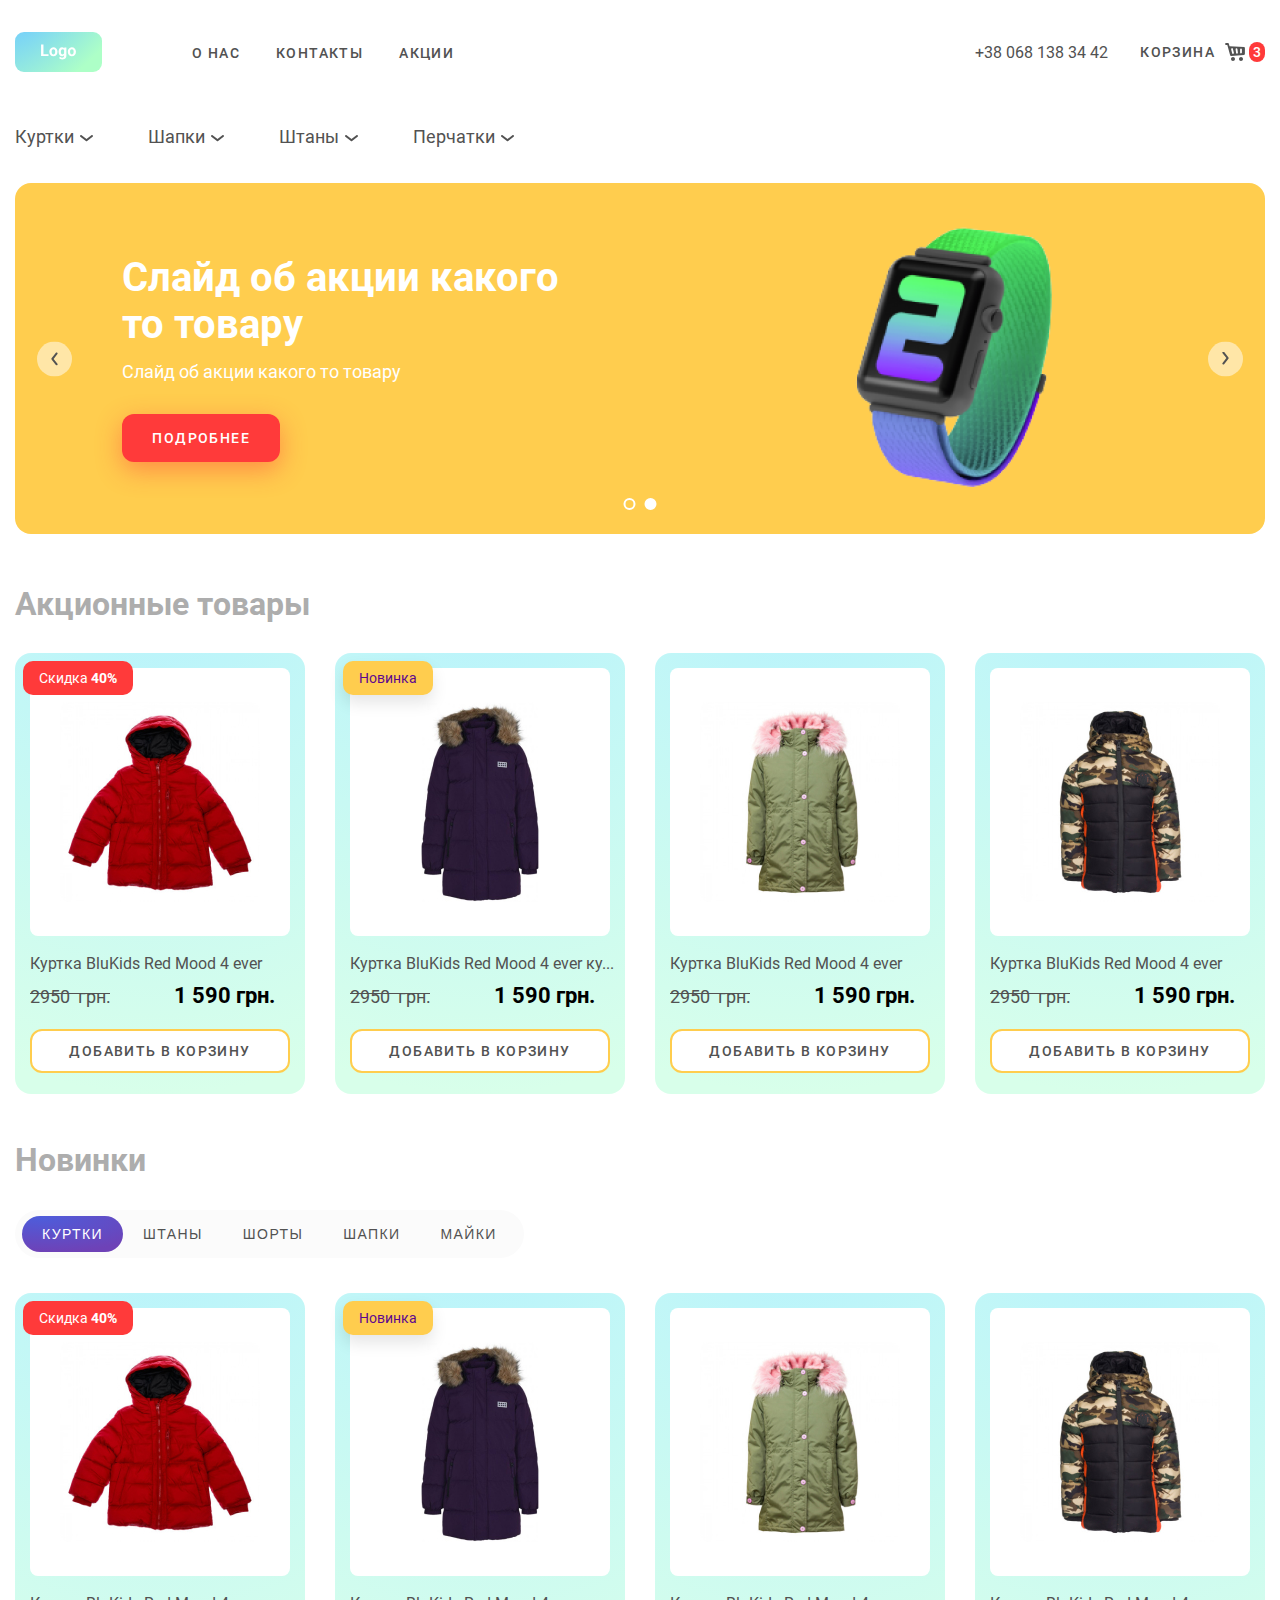
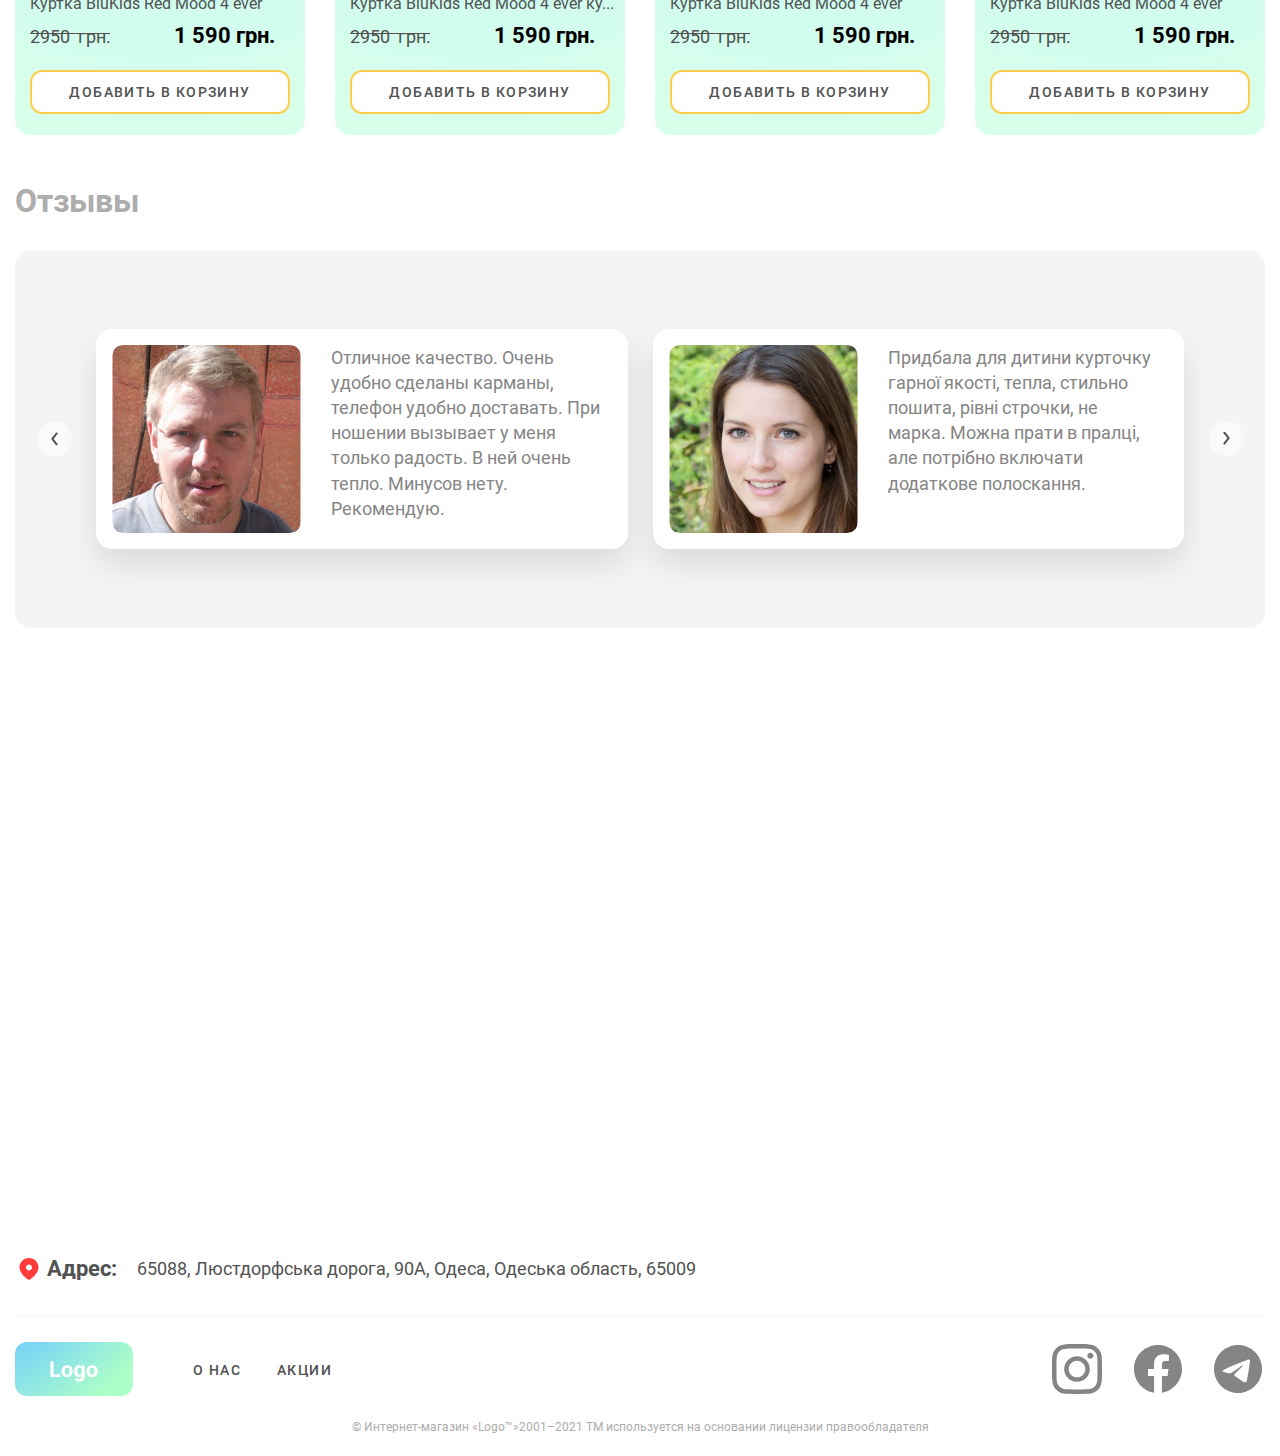
<file: app/index.html>
<!DOCTYPE html>
<html lang="ru">
    <head>
        <title>Shop</title>
        <meta charset="utf-8">
        <meta http-equiv="X-UA-Compatible" content="IE=edge">
        <meta name="viewport" content="width=device-width, initial-scale=1.0">
        <link href="css/style.css" rel="stylesheet">
    </head>
    <body>
        <h1 class="visually-hidden">Интернет магазин</h1>
        <header class="wrapper header">
            <div class="header__elements">
                <a class="header__logo" href="index.html"><img src="img/logo.svg" width="87" height="40" alt="логотип магазина"></a>
                <ul class="header__menu">
                    <li><a href="#">О нас</a></li>
                    <li><a href="#">Контакты</a></li>
                    <li><a href="#">Акции</a></li>
                </ul>
            </div>
            <!--phone and cart-->
            <div class="header__phone">
                <a href="tel:+380681383442">+38 068 138 34 42</a>
                <a class="header__cart" href="pay.html"> 
                    <p>Корзина</p>
                    <svg width="20" height="18" viewBox="0 0 20 18" fill="none" xmlns="http://www.w3.org/2000/svg">
                        <path fill-rule="evenodd" clip-rule="evenodd" d="M0.100098 0.999976C0.100098 0.502919 0.503041 0.0999756 1.0001 0.0999756H3.0001C3.40595 0.0999756 3.7616 0.371615 3.86839 0.76317L4.51773 3.1441L19.0592 4.10192C19.5323 4.13308 19.9001 4.52588 19.9001 4.99998V11C19.9001 11.4703 19.538 11.8613 19.0691 11.8973L6.06912 12.8973C5.6387 12.9304 5.2454 12.6533 5.13181 12.2368L2.94999 4.23678L2.31268 1.89998H1.0001C0.503041 1.89998 0.100098 1.49703 0.100098 0.999976ZM7.87327 5.78172C7.75272 5.2995 7.26408 5.00632 6.78186 5.12687C6.29965 5.24743 6.00646 5.73607 6.12702 6.21828L7.12702 10.2183C7.24757 10.7005 7.73621 10.9937 8.21843 10.8731C8.70064 10.7526 8.99383 10.2639 8.87327 9.78172L7.87327 5.78172ZM11.3729 5.35902C11.8649 5.28873 12.3208 5.63064 12.3911 6.1227L12.8911 9.6227C12.9614 10.1148 12.6195 10.5706 12.1274 10.6409C11.6354 10.7112 11.1795 10.3693 11.1092 9.87725L10.6092 6.37725C10.5389 5.88519 10.8808 5.42932 11.3729 5.35902ZM16.9001 6.50002C16.9001 6.00297 16.4972 5.60002 16.0001 5.60002C15.5031 5.60002 15.1001 6.00297 15.1001 6.50002V9.50002C15.1001 9.99708 15.5031 10.4 16.0001 10.4C16.4972 10.4 16.9001 9.99708 16.9001 9.50002V6.50002ZM10.0002 16C10.0002 17.1046 9.10481 18 8.00024 18C6.89567 18 6.00024 17.1046 6.00024 16C6.00024 14.8955 6.89567 14 8.00024 14C9.10481 14 10.0002 14.8955 10.0002 16ZM16.0002 18C17.1048 18 18.0002 17.1046 18.0002 16C18.0002 14.8955 17.1048 14 16.0002 14C14.8956 14 14.0002 14.8955 14.0002 16C14.0002 17.1046 14.8956 18 16.0002 18Z" fill="#525252"/>
                    </svg>
                    <span class="header__counter">3</span>
                </a>
                <button type="button" class="burger-menu"></button>
            </div>
        </header>
        <!--main menu-->
        <nav class="wrapper">
            <ul class="main-menu">
                <li class="main-menu__list"><a href="catalog.html">Куртки</a></li>
                <li class="main-menu__list"><a href="catalog.html">Шапки</a></li>
                <li class="main-menu__list">
                    <a href="catalog.html">Штаны</a>
                    <ul class="main-menu__sub">
                        <li><a href="catalog.html">Зимние</a></li>
                        <li><a href="catalog.html">Летние</a></li>
                        <li><a href="catalog.html">Спортивные</a></li>
                        <li><a href="catalog.html">Брюки</a></li>
                        <li><a href="catalog.html">Домашние</a></li>
                    </ul>
                </li>
                <li class="main-menu__list"><a href="catalog.html">Перчатки</a></li>
            </ul>
        </nav>
        <div class="mob-menu">
            <button type="button">Выбери категорию</button>
            <ul class="mob-menu__list">
                <li class="mob-menu__item"><a href="catalog.html">Куртки</a></li>
                <li class="mob-menu__item"><a href="catalog.html">Шапки</a></li>
                <li class="mob-menu__item"><a href="catalog.html">Штаны</a></li>
                <li class="mob-menu__item"><a href="catalog.html">Перчатки</a></li>
            </ul>
        </div>
        <main>
            <!--slider-->
            <div class="wrapper wrapper-no">
                <section class="slider">
                    <h2 class="visually-hidden">Cлайд</h2>
                    <article class="slider__slide">
                        <div class="slider__text">
                            <h2>Cлайд об акции какого то товару</h2>
                            <p>Cлайд об акции какого то товару</p>
                            <a class="button" href="#">Подробнее</a>
                        </div>
                        <div class="slider__img">
                            <picture>
                                <source media="(max-width:767px)" srcset="img/wristwatch_mob.png 1x, img/wristwatch_mob@2x.png 2x">
                                <img src="img/wristwatch.png" srcset="img/wristwatch@2x.png 2x" alt="часы">
                            </picture>
                        </div>
                    </article>
                    <article class="slider__slide" style="display: none;">
                        <div class="slider__text">
                            <h2>Cлайд об акции какого то товару</h2>
                            <p>Cлайд об акции какого то товару</p>
                            <a class="button" href="#">Подробнее</a>
                        </div>
                        <div class="slider__img">
                            <picture>
                                <source media="(max-width:767px)" srcset="img/wristwatch_mob.png 1x, img/wristwatch_mob@2x.png 2x">
                                <img src="img/wristwatch.png" srcset="img/wristwatch@2x.png 2x" alt="часы">
                            </picture>
                        </div>
                    </article>
                    <button class="arrow arrow__hover arrow__slider-left" type="button"></button>
                    <button class="arrow arrow__hover arrow__slider-right" type="button"></button>
                    <div class="btn-slider">
                        <button class="btn-slider__button" type="button"></button>
                        <button class="btn-slider__button btn-slider__button-active" type="button"></button>
                    </div>
                </section>
            </div>
            <!--sale-->
            <section class="wrapper">
                <h2 class="heading">Акционные товары</h2>
                <div class="product">
                    <article class="product__list product__list-w25">
                        <h2 class="visually-hidden">товар</h2>
                        <div class="product__item">
                            <p class="icon__sale">Скидка <b>40%</b></p>
                            <a class="product__item-img" href="#"><img class="photo" src="img/jacket_red.jpg" srcset="img//jacket_red@2x.jpg 2x" alt="куртка красная"></a>
                            <a class="product__item-name" href="#">Куртка BluKids Red Mood 4 ever</a>
                            <div class="product__price">
                                <p class="product__price-old">2950 грн.</p>
                                <p class="product__price-new">1 590 грн.</p>
                            </div>
                            <a class="add-to-cart" href="#">добавить в корзину</a>
                        </div>
                    </article>
                    <article class="product__list product__list-w25">
                        <h2 class="visually-hidden">товар</h2>
                        <div class="product__item">
                            <p class="icon__new">Новинка</p>
                            <a class="product__item-img" href="#"><img class="photo" src="img/jacket_purple.jpg" srcset="img/jacket_purple@2x.jpg 2x" alt="куртка фиолетовая"></a>
                            <a class="product__item-name" href="#">Куртка BluKids Red Mood 4 ever ку...</a>
                            <div class="product__price">
                                <p class="product__price-old">2950 грн.</p>
                                <p class="product__price-new">1 590 грн.</p>
                            </div>
                            <a class="add-to-cart" href="#">добавить в корзину</a>
                        </div>
                    </article>
                    <article class="product__list product__list-w25">
                        <h2 class="visually-hidden">товар</h2>
                        <div class="product__item">
                            <a class="product__item-img" href="#"><img class="photo" src="img/jacket_moss.jpg" srcset="img/jacket_moss@2x.jpg 2x" alt="куртка  серо-зеленая"></a>
                            <a class="product__item-name" href="#">Куртка BluKids Red Mood 4 ever</a>
                            <div class="product__price">
                                <p class="product__price-old">2950 грн.</p>
                                <p class="product__price-new">1 590 грн.</p>
                            </div>
                            <a class="add-to-cart" href="#">добавить в корзину</a>
                        </div>
                    </article>
                    <article class="product__list product__list-w25">
                        <h2 class="visually-hidden">товар</h2>
                        <div class="product__item">
                            <a class="product__item-img" href="#"><img class="photo" src="img/jacket_khaki.jpg" srcset="img/jacket_khaki.jpg@2x 2x" alt="куртка  хакки"></a>
                            <a class="product__item-name" href="#">Куртка BluKids Red Mood 4 ever</a>
                            <div class="product__price">
                                <p class="product__price-old">2950 грн.</p>
                                <p class="product__price-new">1 590 грн.</p>
                            </div>
                            <a class="add-to-cart" href="#">добавить в корзину</a>
                        </div>
                    </article>
                </div>
            </section>
            <!--new items-->
            <section class="wrapper">
                <h2 class="heading">Новинки</h2>
                <div class="new-menu__scroll">
                    <ul class="new-menu">
                        <li class="new-menu__element">
                            <button class="new-menu__button new-menu__button-active">Куртки</button>
                        </li>
                        <li class="new-menu__element">
                            <button class="new-menu__button">Штаны</button>
                        </li>
                        <li class="new-menu__element">
                            <button class="new-menu__button">Шорты</button>
                        </li>
                        <li class="new-menu__element">
                            <button class="new-menu__button">Шапки</button>
                        </li>
                        <li class="new-menu__element">
                            <button class="new-menu__button">Майки</button>
                        </li>
                    </ul>
                </div>
                <div class="product">
                    <article class="product__list product__list-w25 product__list-new">
                        <h2 class="visually-hidden">товар</h2>
                        <div class="product__item">
                            <p class="icon__sale">Скидка <b>40%</b></p>
                            <a class="product__item-img" href="#"><img class="photo" src="img/jacket_red.jpg" srcset="img//jacket_red@2x.jpg 2x" alt="куртка красная"></a>
                            <a class="product__item-name" href="#">Куртка BluKids Red Mood 4 ever</a>
                            <div class="product__price">
                                <p class="product__price-old">2950 грн.</p>
                                <p class="product__price-new">1 590 грн.</p>
                            </div>
                            <a class="add-to-cart" href="#">добавить в корзину</a>
                        </div>
                    </article>
                    <article class="product__list product__list-w25 product__list-new">
                        <h2 class="visually-hidden">товар</h2>
                        <div class="product__item">
                            <p class="icon__new">Новинка</p>
                            <a class="product__item-img" href="#"><img class="photo" src="img/jacket_purple.jpg" srcset="img/jacket_purple@2x.jpg 2x" alt="куртка фиолетовая"></a>
                            <a class="product__item-name" href="#">Куртка BluKids Red Mood 4 ever ку...</a>
                            <div class="product__price">
                                <p class="product__price-old">2950 грн.</p>
                                <p class="product__price-new">1 590 грн.</p>
                            </div>
                            <a class="add-to-cart" href="#">добавить в корзину</a>
                        </div>
                    </article>
                    <article class="product__list product__list-w25 product__list-new">
                        <h2 class="visually-hidden">товар</h2>
                        <div class="product__item">
                            <a class="product__item-img" href="#"><img class="photo" src="img/jacket_moss.jpg" srcset="img/jacket_moss@2x.jpg 2x" alt="куртка  серо-зеленая"></a>
                            <a class="product__item-name" href="#">Куртка BluKids Red Mood 4 ever</a>
                            <div class="product__price">
                                <p class="product__price-old">2950 грн.</p>
                                <p class="product__price-new">1 590 грн.</p>
                            </div>
                            <a class="add-to-cart" href="#">добавить в корзину</a>
                        </div>
                    </article>
                    <article class="product__list product__list-w25 product__list-new">
                        <h2 class="visually-hidden">товар</h2>
                        <div class="product__item">
                            <a class="product__item-img" href="#"><img class="photo" src="img/jacket_khaki.jpg" srcset="img/jacket_khaki@2x.jpg 2x" alt="куртка  хакки"></a>
                            <a class="product__item-name" href="#">Куртка BluKids Red Mood 4 ever</a>
                            <div class="product__price">
                                <p class="product__price-old">2950 грн.</p>
                                <p class="product__price-new">1 590 грн.</p>
                            </div>
                            <a class="add-to-cart" href="#">добавить в корзину</a>
                        </div>
                    </article>
                </div>
                <div class="product" style="display: none;">
                    <article class="product__list product__list-w25 product__list-new">
                        <h2 class="visually-hidden">товар</h2>
                        <div class="product__item">
                            <p class="icon__sale">Скидка <b>40%</b></p>
                            <a class="product__item-img" href="#"><img class="photo" src="img/jacket_red.jpg" srcset="img//jacket_red@2x.jpg 2x" alt="куртка красная"></a>
                            <a class="product__item-name" href="#">Куртка BluKids Red Mood 4 ever</a>
                            <div class="product__price">
                                <p class="product__price-old">2950 грн.</p>
                                <p class="product__price-new">1 590 грн.</p>
                            </div>
                            <a class="add-to-cart" href="#">добавить в корзину</a>
                        </div>
                    </article>
                    <article class="product__list product__list-w25 product__list-new">
                        <h2 class="visually-hidden">товар</h2>
                        <div class="product__item">
                            <p class="icon__sale">Скидка <b>40%</b></p>
                            <a class="product__item-img" href="#"><img class="photo" src="img/jacket_red.jpg" srcset="img//jacket_red@2x.jpg 2x" alt="куртка красная"></a>
                            <a class="product__item-name" href="#">Куртка BluKids Red Mood 4 ever</a>
                            <div class="product__price">
                                <p class="product__price-old">2950 грн.</p>
                                <p class="product__price-new">1 590 грн.</p>
                            </div>
                            <a class="add-to-cart" href="#">добавить в корзину</a>
                        </div>
                    </article>
                    <article class="product__list product__list-w25 product__list-new">
                        <h2 class="visually-hidden">товар</h2>
                        <div class="product__item">
                            <p class="icon__sale">Скидка <b>40%</b></p>
                            <a class="product__item-img" href="#"><img class="photo" src="img/jacket_red.jpg" srcset="img//jacket_red@2x.jpg 2x" alt="куртка красная"></a>
                            <a class="product__item-name" href="#">Куртка BluKids Red Mood 4 ever</a>
                            <div class="product__price">
                                <p class="product__price-old">2950 грн.</p>
                                <p class="product__price-new">1 590 грн.</p>
                            </div>
                            <a class="add-to-cart" href="#">добавить в корзину</a>
                        </div>
                    </article>
                    <article class="product__list product__list-w25 product__list-new">
                        <h2 class="visually-hidden">товар</h2>
                        <div class="product__item">
                            <p class="icon__sale">Скидка <b>40%</b></p>
                            <a class="product__item-img" href="#"><img class="photo" src="img/jacket_red.jpg" srcset="img//jacket_red@2x.jpg 2x" alt="куртка красная"></a>
                            <a class="product__item-name" href="#">Куртка BluKids Red Mood 4 ever</a>
                            <div class="product__price">
                                <p class="product__price-old">2950 грн.</p>
                                <p class="product__price-new">1 590 грн.</p>
                            </div>
                            <a class="add-to-cart" href="#">добавить в корзину</a>
                        </div>
                    </article>
                </div>
                <div class="product" style="display: none;">
                    <article class="product__list product__list-w25 product__list-new">
                        <h2 class="visually-hidden">товар</h2>
                        <div class="product__item">
                            <p class="icon__sale">Скидка <b>40%</b></p>
                            <a class="product__item-img" href="#"><img class="photo" src="img/jacket_red.jpg" srcset="img//jacket_red@2x.jpg 2x" alt="куртка красная"></a>
                            <a class="product__item-name" href="#">Куртка BluKids Red Mood 4 ever</a>
                            <div class="product__price">
                                <p class="product__price-old">2950 грн.</p>
                                <p class="product__price-new">1 590 грн.</p>
                            </div>
                            <a class="add-to-cart" href="#">добавить в корзину</a>
                        </div>
                    </article>
                    <article class="product__list product__list-w25 product__list-new">
                        <h2 class="visually-hidden">товар</h2>
                        <div class="product__item">
                            <p class="icon__sale">Скидка <b>40%</b></p>
                            <a class="product__item-img" href="#"><img class="photo" src="img/jacket_red.jpg" srcset="img//jacket_red@2x.jpg 2x" alt="куртка красная"></a>
                            <a class="product__item-name" href="#">Куртка BluKids Red Mood 4 ever</a>
                            <div class="product__price">
                                <p class="product__price-old">2950 грн.</p>
                                <p class="product__price-new">1 590 грн.</p>
                            </div>
                            <a class="add-to-cart" href="#">добавить в корзину</a>
                        </div>
                    </article>
                    <article class="product__list product__list-w25 product__list-new">
                        <h2 class="visually-hidden">товар</h2>
                        <div class="product__item">
                            <p class="icon__sale">Скидка <b>40%</b></p>
                            <a class="product__item-img" href="#"><img class="photo" src="img/jacket_red.jpg" srcset="img//jacket_red@2x.jpg 2x" alt="куртка красная"></a>
                            <a class="product__item-name" href="#">Куртка BluKids Red Mood 4 ever</a>
                            <div class="product__price">
                                <p class="product__price-old">2950 грн.</p>
                                <p class="product__price-new">1 590 грн.</p>
                            </div>
                            <a class="add-to-cart" href="#">добавить в корзину</a>
                        </div>
                    </article>
                    <article class="product__list product__list-w25 product__list-new">
                        <h2 class="visually-hidden">товар</h2>
                        <div class="product__item">
                            <p class="icon__sale">Скидка <b>40%</b></p>
                            <a class="product__item-img" href="#"><img class="photo" src="img/jacket_red.jpg" srcset="img//jacket_red@2x.jpg 2x" alt="куртка красная"></a>
                            <a class="product__item-name" href="#">Куртка BluKids Red Mood 4 ever</a>
                            <div class="product__price">
                                <p class="product__price-old">2950 грн.</p>
                                <p class="product__price-new">1 590 грн.</p>
                            </div>
                            <a class="add-to-cart" href="#">добавить в корзину</a>
                        </div>
                    </article>
                </div>
                <div class="product" style="display: none;">
                    <article class="product__list product__list-w25 product__list-new">
                        <h2 class="visually-hidden">товар</h2>
                        <div class="product__item">
                            <p class="icon__sale">Скидка <b>40%</b></p>
                            <a class="product__item-img" href="#"><img class="photo" src="img/jacket_red.jpg" srcset="img//jacket_red@2x.jpg 2x" alt="куртка красная"></a>
                            <a class="product__item-name" href="#">Куртка BluKids Red Mood 4 ever</a>
                            <div class="product__price">
                                <p class="product__price-old">2950 грн.</p>
                                <p class="product__price-new">1 590 грн.</p>
                            </div>
                            <a class="add-to-cart" href="#">добавить в корзину</a>
                        </div>
                    </article>
                    <article class="product__list product__list-w25 product__list-new">
                        <h2 class="visually-hidden">товар</h2>
                        <div class="product__item">
                            <p class="icon__sale">Скидка <b>40%</b></p>
                            <a class="product__item-img" href="#"><img class="photo" src="img/jacket_red.jpg" srcset="img//jacket_red@2x.jpg 2x" alt="куртка красная"></a>
                            <a class="product__item-name" href="#">Куртка BluKids Red Mood 4 ever</a>
                            <div class="product__price">
                                <p class="product__price-old">2950 грн.</p>
                                <p class="product__price-new">1 590 грн.</p>
                            </div>
                            <a class="add-to-cart" href="#">добавить в корзину</a>
                        </div>
                    </article>
                    <article class="product__list product__list-w25 product__list-new">
                        <h2 class="visually-hidden">товар</h2>
                        <div class="product__item">
                            <p class="icon__sale">Скидка <b>40%</b></p>
                            <a class="product__item-img" href="#"><img class="photo" src="img/jacket_red.jpg" srcset="img//jacket_red@2x.jpg 2x" alt="куртка красная"></a>
                            <a class="product__item-name" href="#">Куртка BluKids Red Mood 4 ever</a>
                            <div class="product__price">
                                <p class="product__price-old">2950 грн.</p>
                                <p class="product__price-new">1 590 грн.</p>
                            </div>
                            <a class="add-to-cart" href="#">добавить в корзину</a>
                        </div>
                    </article>
                    <article class="product__list product__list-w25 product__list-new">
                        <h2 class="visually-hidden">товар</h2>
                        <div class="product__item">
                            <p class="icon__sale">Скидка <b>40%</b></p>
                            <a class="product__item-img" href="#"><img class="photo" src="img/jacket_red.jpg" srcset="img//jacket_red@2x.jpg 2x" alt="куртка красная"></a>
                            <a class="product__item-name" href="#">Куртка BluKids Red Mood 4 ever</a>
                            <div class="product__price">
                                <p class="product__price-old">2950 грн.</p>
                                <p class="product__price-new">1 590 грн.</p>
                            </div>
                            <a class="add-to-cart" href="#">добавить в корзину</a>
                        </div>
                    </article>
                </div>
                <div class="product " style="display: none;">
                    <article class="product__list product__list-w25 product__list-new">
                        <h2 class="visually-hidden">товар</h2>
                        <div class="product__item">
                            <p class="icon__sale">Скидка <b>40%</b></p>
                            <a class="product__item-img" href="#"><img class="photo" src="img/jacket_red.jpg" srcset="img//jacket_red@2x.jpg 2x" alt="куртка красная"></a>
                            <a class="product__item-name" href="#">Куртка BluKids Red Mood 4 ever</a>
                            <div class="product__price">
                                <p class="product__price-old">2950 грн.</p>
                                <p class="product__price-new">1 590 грн.</p>
                            </div>
                            <a class="add-to-cart" href="#">добавить в корзину</a>
                        </div>
                    </article>
                    <article class="product__list product__list-w25 product__list-new">
                        <h2 class="visually-hidden">товар</h2>
                        <div class="product__item">
                            <p class="icon__sale">Скидка <b>40%</b></p>
                            <a class="product__item-img" href="#"><img class="photo" src="img/jacket_red.jpg" srcset="img//jacket_red@2x.jpg 2x" alt="куртка красная"></a>
                            <a class="product__item-name" href="#">Куртка BluKids Red Mood 4 ever</a>
                            <div class="product__price">
                                <p class="product__price-old">2950 грн.</p>
                                <p class="product__price-new">1 590 грн.</p>
                            </div>
                            <a class="add-to-cart" href="#">добавить в корзину</a>
                        </div>
                    </article>
                    <article class="product__list product__list-w25 product__list-new">
                        <h2 class="visually-hidden">товар</h2>
                        <div class="product__item">
                            <p class="icon__sale">Скидка <b>40%</b></p>
                            <a class="product__item-img" href="#"><img class="photo" src="img/jacket_red.jpg" srcset="img//jacket_red@2x.jpg 2x" alt="куртка красная"></a>
                            <a class="product__item-name" href="#">Куртка BluKids Red Mood 4 ever</a>
                            <div class="product__price">
                                <p class="product__price-old">2950 грн.</p>
                                <p class="product__price-new">1 590 грн.</p>
                            </div>
                            <a class="add-to-cart" href="#">добавить в корзину</a>
                        </div>
                    </article>
                    <article class="product__list product__list-w25 product__list-new">
                        <h2 class="visually-hidden">товар</h2>
                        <div class="product__item">
                            <p class="icon__sale">Скидка <b>40%</b></p>
                            <a class="product__item-img" href="#"><img class="photo" src="img/jacket_red.jpg" srcset="img//jacket_red@2x.jpg 2x" alt="куртка красная"></a>
                            <a class="product__item-name" href="#">Куртка BluKids Red Mood 4 ever</a>
                            <div class="product__price">
                                <p class="product__price-old">2950 грн.</p>
                                <p class="product__price-new">1 590 грн.</p>
                            </div>
                            <a class="add-to-cart" href="#">добавить в корзину</a>
                        </div>
                    </article>
                </div>
            </section>
        <!--reviews-->
            <section class="wrapper wrapper-no reviews-top">
                <h2 class="heading">Отзывы</h2>
                <div class="reviews">
                    <article class="reviews__list">
                        <h2 class="visually-hidden">Отзыв</h2>
                        <div class="reviews__personal">
                            <img class="reviews__photo" src="img/reviews1.jpg" srcset="img/reviews1@2x.jpg 2x" alt="фото мужчины">
                            <p class="reviews__text">Отличное качество. Очень удобно сделаны карманы, телефон удобно доставать. При ношении вызывает у меня только радость. В ней очень тепло. Минусов нету. Рекомендую.</p>
                        </div>
                    </article>
                    <article class="reviews__list reviews__list-none">
                        <h2 class="visually-hidden">Отзыв</h2>
                        <div class="reviews__personal">
                            <img class="reviews__photo" src="img/reviews2.jpg" srcset="img/reviews2@2x.jpg 2x" alt="фото женщины">
                            <p class="reviews__text">Придбала для дитини курточку гарної якості, тепла, стильно пошита, рівні строчки, не марка. Можна прати в пралці, але потрібно включати додаткове полоскання.</p>
                        </div>
                    </article>
                    <button class="arrow arrow__hover arrow__review-left" type="button"></button>
                    <button class="arrow arrow__hover arrow__review-right" type="button"></button>
                </div>
            </section>
            <section class="map">
                <h2 class="visually-hidden">карта</h2>
                <div >
                    <iframe  class="map__frame" src="https://www.google.com/maps/embed?pb=!1m18!1m12!1m3!1d26161.08210169127!2d30.70101872875728!3d46.43195131017954!2m3!1f0!2f0!3f0!3m2!1i1024!2i768!4f13.1!3m3!1m2!1s0x40c6337522de4913%3A0x908a819813d3d94a!2z0JvRjtGB0YLQtNC-0YDRhNGB0LrQsNGPINC00L7RgC4sIDkwLCDQntC00LXRgdGB0LAsINCe0LTQtdGB0YHQutCw0Y8g0L7QsdC70LDRgdGC0YwsIDY1MDAw!5e0!3m2!1sru!2sua!4v1627577739421!5m2!1sru!2sua" width="600" height="450" allowfullscreen="" loading="lazy"></iframe>
                </div>
                <div class="wrapper">
                    <div class="map__list">
                        <p class="map__address">Адрес:</p>
                        <p class="map__location">65088, Люстдорфська дорога, 90А, Одеса, Одеська область, 65009</p>
                    </div>
                </div>
            </section>
        </main>
        <footer class="wrapper">
            <div class="footer">
                <div class="footer__list">
                    <a class="footer__logo" href="index.html"><img src="img/logo-footer.svg" width="118" height="54" alt="логотип магазина"></a>
                    <ul class="footer__menu">
                        <li><a href="#">О нас</a></li>
                        <li><a href="#">Акции</a></li>
                    </ul>
                </div>
                <div class="footer__socials">
                    <span class="visually-hidden">ссылка на instagram</span>
                    <a class="footer__socials-instagram" href="#">
                        <svg width="50" height="50" viewBox="0 0 50 50" fill="none" xmlns="http://www.w3.org/2000/svg">
                            <path d="M49.8497 14.6927C49.728 12.0316 49.3053 10.2142 48.6874 8.62427C48.0598 6.9561 47.0757 5.4451 45.8038 4.19617C44.5553 2.92435 43.0439 1.93977 41.3757 1.31187C39.7854 0.694275 37.9684 0.271988 35.3073 0.151062C32.6412 0.0289917 31.7894 0 25 0C18.2106 0 17.3588 0.0289917 14.6927 0.150299C12.0316 0.271988 10.2146 0.694656 8.62427 1.31264C6.9561 1.94016 5.4451 2.92435 4.19617 4.19617C2.92435 5.44472 1.93977 6.95572 1.31187 8.62389C0.694275 10.2142 0.271988 12.0316 0.151062 14.6923C0.0289917 17.3588 0 18.2102 0 24.9996C0 31.7894 0.0289917 32.6412 0.151062 35.3073C0.272369 37.9681 0.695038 39.7854 1.31302 41.3757C1.94054 43.0435 2.92473 44.5549 4.19655 45.8035C5.4451 47.0753 6.95648 48.0595 8.62465 48.687C10.2146 49.3054 12.0319 49.7276 14.6931 49.8493C17.3595 49.971 18.211 49.9996 25.0004 49.9996C31.7898 49.9996 32.6416 49.971 35.3077 49.8493C37.9688 49.7276 39.7858 49.3054 41.3761 48.687C44.7342 47.3885 47.3888 44.7338 48.6874 41.3757C49.3057 39.7854 49.728 37.9681 49.8497 35.3073C49.971 32.6408 50 31.7894 50 25C50 18.2102 49.971 17.3588 49.8497 14.6927ZM45.3495 35.1025C45.2385 37.5401 44.8311 38.8638 44.4889 39.7446C43.6478 41.9251 41.9247 43.6482 39.7442 44.4893C38.8634 44.8315 37.5397 45.2389 35.1021 45.3499C32.4665 45.4704 31.6757 45.4956 25 45.4956C18.3239 45.4956 17.5335 45.4704 14.8975 45.3499C12.4603 45.2389 11.1366 44.8315 10.2554 44.4893C9.16977 44.0884 8.18748 43.4494 7.38106 42.6189C6.5506 41.8125 5.91164 40.8306 5.51071 39.7446C5.16853 38.8638 4.76112 37.5401 4.65012 35.1025C4.52995 32.4665 4.50439 31.6757 4.50439 25.0004C4.50439 18.3247 4.52995 17.5343 4.65012 14.8979C4.76151 12.4603 5.16853 11.1366 5.51071 10.2558C5.91164 9.16977 6.55098 8.18749 7.38106 7.38106C8.18748 6.5506 9.16977 5.91164 10.2558 5.51109C11.1366 5.16853 12.4603 4.76151 14.8979 4.65012C17.5339 4.52995 18.3247 4.5044 25 4.5044H24.9996C31.675 4.5044 32.4657 4.52995 35.1021 4.6505C37.5397 4.76151 38.863 5.16892 39.7442 5.51109C40.8298 5.91202 41.8121 6.55098 42.6186 7.38106C43.449 8.18749 44.088 9.16977 44.4885 10.2558C44.8311 11.1366 45.2385 12.4603 45.3495 14.8979C45.4697 17.5339 45.4952 18.3247 45.4952 25C45.4952 31.6757 45.47 32.4661 45.3495 35.1025Z" fill="#858585"/>
                            <path d="M24.9997 12.1621C17.9097 12.1621 12.1621 17.9101 12.1621 25.0001C12.1621 32.0901 17.9097 37.8377 24.9997 37.8377C32.0901 37.8377 37.8377 32.0901 37.8377 25.0001C37.8377 17.9101 32.0901 12.1621 24.9997 12.1621ZM24.9997 33.3333C20.3977 33.3329 16.6665 29.6021 16.6669 24.9997C16.6669 20.3977 20.3977 16.6665 25.0001 16.6665C29.6025 16.6669 33.3333 20.3977 33.3333 24.9997C33.3333 29.6021 29.6021 33.3333 24.9997 33.3333Z" fill="#858585"/>
                            <path d="M41.3449 11.655C41.3449 13.3118 40.0017 14.6549 38.345 14.6549C36.6879 14.6549 35.3447 13.3118 35.3447 11.655C35.3447 9.99793 36.6879 8.65479 38.345 8.65479C40.0017 8.65479 41.3449 9.99793 41.3449 11.655Z" fill="#858585"/>
                        </svg>
                    </a>
                    <span class="visually-hidden">ссылка на fecebook</span>
                    <a class="footer__socials-fecebook" href="#">
                        <svg width="48" height="48" viewBox="0 0 48 48" fill="none" xmlns="http://www.w3.org/2000/svg">
                            <path d="M48 24C48 10.7438 37.2562 0 24 0C10.7438 0 0 10.7438 0 24C0 35.9813 8.775 45.9094 20.25 47.7094V30.9375H14.1562V24H20.25V18.7125C20.25 12.6984 23.8313 9.375 29.3156 9.375C31.9406 9.375 34.6875 9.84375 34.6875 9.84375V15.75H31.6594C28.6781 15.75 27.75 17.6016 27.75 19.5V24H34.4062L33.3422 30.9375H27.75V47.7094C39.225 45.9094 48 35.9813 48 24Z" fill="#858585"/>
                            <path d="M33.3423 30.9375L34.4062 24H27.75V19.5C27.75 17.6016 28.6782 15.75 31.6595 15.75H34.6875V9.84375C34.6875 9.84375 31.9406 9.375 29.3156 9.375C23.8313 9.375 20.25 12.6984 20.25 18.7125V24H14.1562V30.9375H20.25V47.7094C21.4734 47.9016 22.725 48 24 48C25.275 48 26.5266 47.9016 27.75 47.7094V30.9375H33.3423Z" fill="white"/>
                        </svg>
                    </a>
                    <span class="visually-hidden">ссылка на telegram</span>
                    <a class="footer__socials-telegram" href="#">
                        <svg width="48" height="48" viewBox="0 0 48 48" fill="none" xmlns="http://www.w3.org/2000/svg">
                            <path d="M24 48C37.2548 48 48 37.2548 48 24C48 10.7452 37.2548 0 24 0C10.7452 0 0 10.7452 0 24C0 37.2548 10.7452 48 24 48Z" fill="#858585"/>
                            <path d="M8.93813 25.1738C11.7437 23.6285 14.8755 22.3386 17.8017 21.0422C22.8359 18.9188 27.8901 16.8322 32.9953 14.8896C33.9886 14.5587 35.7733 14.235 35.9483 15.707C35.8525 17.7906 35.4583 19.862 35.1879 21.9334C34.5016 26.4886 33.7084 31.0282 32.9349 35.5684C32.6684 37.0807 30.7739 37.8636 29.5617 36.8957C26.6485 34.928 23.7129 32.9793 20.8369 30.9659C19.8948 30.0087 20.7684 28.6339 21.6098 27.9503C24.0092 25.5857 26.5538 23.5767 28.8278 21.0899C29.4412 19.6087 27.6288 20.857 27.031 21.2396C23.7462 23.5032 20.5418 25.905 17.0786 27.8944C15.3096 28.8681 13.2478 28.036 11.4796 27.4926C9.89419 26.8362 7.57097 26.1749 8.93797 25.174L8.93813 25.1738Z" fill="white"/>
                        </svg>
                    </a>
                </div>
            </div>
            <p class="footer__copyright">© Интернет-магазин «Logo™»2001–2021  ТМ используется на основании лицензии правообладателя</p>
        </footer>
    </body>
</html>
</file>
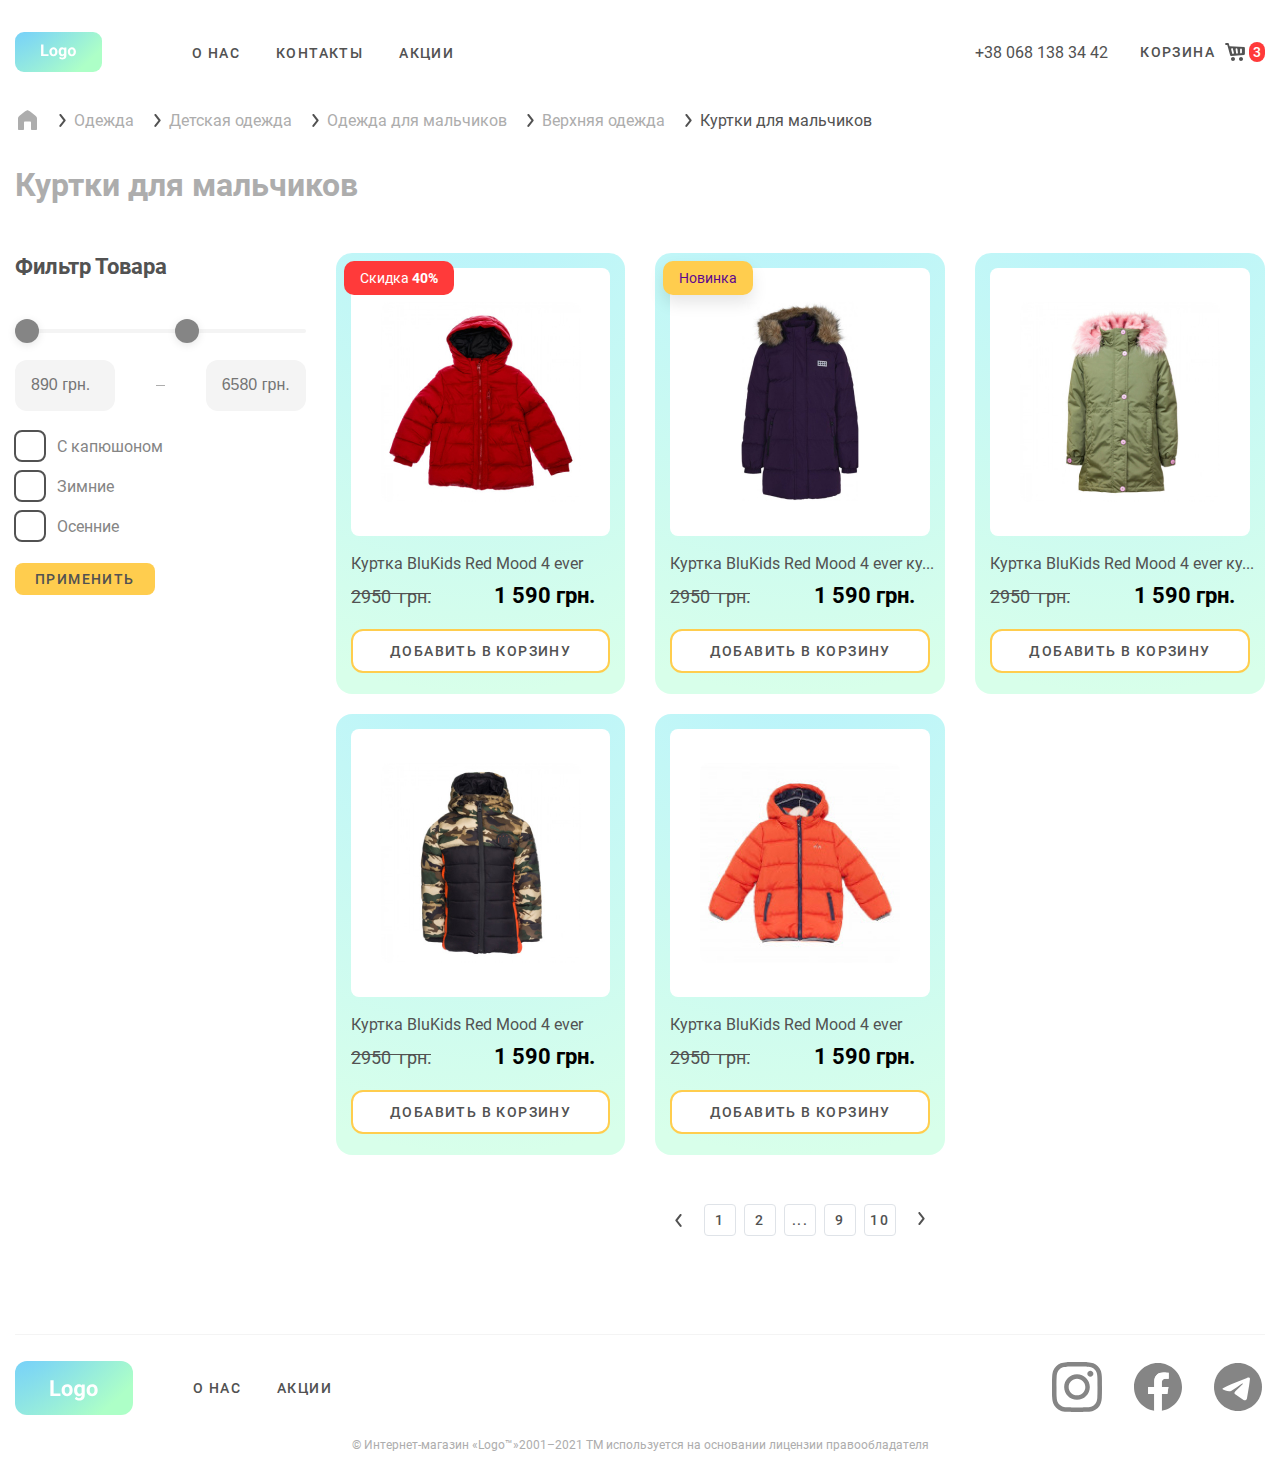
<file: app/catalog.html>
<!DOCTYPE html>
<html lang="ru">
    <head>
        <title>Catalog</title>
        <meta charset="utf-8">
        <meta http-equiv="X-UA-Compatible" content="IE=edge">
        <meta name="viewport" content="width=device-width, initial-scale=1.0">
        <link href="css/style.css" rel="stylesheet">
    </head>
    <body>
        <h1 class="visually-hidden">Интернет магазин</h1>
        <header class="wrapper header">
            <div class="header__elements">
                <a class="header__logo" href="index.html"><img src="img/logo.svg" width="87" height="40" alt="логотип магазина"></a>
                <ul class="header__menu">
                    <li><a href="#">О нас</a></li>
                    <li><a href="#">Контакты</a></li>
                    <li><a href="#">Акции</a></li>
                </ul>
            </div>
            <!--phone and cart-->
            <div class="header__phone">
                <a href="tel:+380681383442">+38 068 138 34 42</a>
                <a class="header__cart" href="pay.html"> 
                    <p>Корзина</p>
                    <svg width="20" height="18" viewBox="0 0 20 18" fill="none" xmlns="http://www.w3.org/2000/svg">
                        <path fill-rule="evenodd" clip-rule="evenodd" d="M0.100098 0.999976C0.100098 0.502919 0.503041 0.0999756 1.0001 0.0999756H3.0001C3.40595 0.0999756 3.7616 0.371615 3.86839 0.76317L4.51773 3.1441L19.0592 4.10192C19.5323 4.13308 19.9001 4.52588 19.9001 4.99998V11C19.9001 11.4703 19.538 11.8613 19.0691 11.8973L6.06912 12.8973C5.6387 12.9304 5.2454 12.6533 5.13181 12.2368L2.94999 4.23678L2.31268 1.89998H1.0001C0.503041 1.89998 0.100098 1.49703 0.100098 0.999976ZM7.87327 5.78172C7.75272 5.2995 7.26408 5.00632 6.78186 5.12687C6.29965 5.24743 6.00646 5.73607 6.12702 6.21828L7.12702 10.2183C7.24757 10.7005 7.73621 10.9937 8.21843 10.8731C8.70064 10.7526 8.99383 10.2639 8.87327 9.78172L7.87327 5.78172ZM11.3729 5.35902C11.8649 5.28873 12.3208 5.63064 12.3911 6.1227L12.8911 9.6227C12.9614 10.1148 12.6195 10.5706 12.1274 10.6409C11.6354 10.7112 11.1795 10.3693 11.1092 9.87725L10.6092 6.37725C10.5389 5.88519 10.8808 5.42932 11.3729 5.35902ZM16.9001 6.50002C16.9001 6.00297 16.4972 5.60002 16.0001 5.60002C15.5031 5.60002 15.1001 6.00297 15.1001 6.50002V9.50002C15.1001 9.99708 15.5031 10.4 16.0001 10.4C16.4972 10.4 16.9001 9.99708 16.9001 9.50002V6.50002ZM10.0002 16C10.0002 17.1046 9.10481 18 8.00024 18C6.89567 18 6.00024 17.1046 6.00024 16C6.00024 14.8955 6.89567 14 8.00024 14C9.10481 14 10.0002 14.8955 10.0002 16ZM16.0002 18C17.1048 18 18.0002 17.1046 18.0002 16C18.0002 14.8955 17.1048 14 16.0002 14C14.8956 14 14.0002 14.8955 14.0002 16C14.0002 17.1046 14.8956 18 16.0002 18Z" fill="#525252"/>
                    </svg>
                    <span class="header__counter">3</span>
                </a>
                <button type="button" class="burger-menu"></button>
            </div>
        </header>
        <h1 class="visually-hidden">Каталог</h1>
        <nav class="wrapper">
            <ul class="breadcrumbs">
                <li>
                    <a href="index.html">
                    <svg width="24" height="25" viewBox="0 0 24 25" fill="none" xmlns="http://www.w3.org/2000/svg">
                        <rect opacity="0.01" y="0.5" width="24" height="24" fill="white"/>
                        <path d="M22 20.4V11.3261C22 10.4721 22 10.0452 21.8907 9.65144C21.7939 9.30264 21.6348 8.97424 21.421 8.68212C21.1797 8.35236 20.8445 8.08779 20.1743 7.55865L15.4743 3.84813C14.4117 3.00925 13.8804 2.58981 13.2924 2.42878C12.7737 2.28671 12.2263 2.28671 11.7076 2.42878C11.1196 2.58981 10.5883 3.00925 9.52571 3.84812L4.82571 7.55865C4.15546 8.08779 3.82034 8.35236 3.57902 8.68212C3.36525 8.97424 3.20611 9.30264 3.10929 9.65144C3 10.0452 3 10.4721 3 11.3261V20.4C3 20.9601 3 21.2401 3.10899 21.454C3.20487 21.6422 3.35785 21.7951 3.54601 21.891C3.75992 22 4.03995 22 4.6 22H7.4C7.96005 22 8.24008 22 8.45399 21.891C8.64215 21.7951 8.79513 21.6422 8.89101 21.454C9 21.2401 9 20.9601 9 20.4V15.1C9 14.5399 9 14.2599 9.10899 14.046C9.20487 13.8578 9.35785 13.7049 9.54601 13.609C9.75992 13.5 10.0399 13.5 10.6 13.5H14.4C14.9601 13.5 15.2401 13.5 15.454 13.609C15.6422 13.7049 15.7951 13.8578 15.891 14.046C16 14.2599 16 14.5399 16 15.1V20.4C16 20.9601 16 21.2401 16.109 21.454C16.2049 21.6422 16.3578 21.7951 16.546 21.891C16.7599 22 17.0399 22 17.6 22H20.4C20.9601 22 21.2401 22 21.454 21.891C21.6422 21.7951 21.7951 21.6422 21.891 21.454C22 21.2401 22 20.9601 22 20.4Z" fill="#ADADAD"/>
                    </svg>
                    </a>
                </li>
                <li><a href="#">Одежда</a></li>
                <li><a href="#">Детская одежда</a></li>
                <li><a href="#">Одежда для мальчиков</a></li>
                <li><a href="#">Верхняя одежда</a></li>
                <li>Куртки для мальчиков</li>
            </ul>
        </nav>
        <main class="wrapper">
            <h2 class="heading heading-mob">Куртки для мальчиков</h2>
            <div class="catalog">
                <button class="catalog__filter" type="button">Фильтры</button>
                <section class="filter">
                    <h3>Фильтр Товара</h3>
                    <form class="filter__product" action="#" method="post">
                        <div class="filter__price">
                            <div class="filter__price-line">
                                <button class="filter__price-button" type="button" style="left: 0%;"></button>
                                <button class="filter__price-button" type="button" style="left: 55%;"></button>
                            </div>
                            <div class="filter__input">
                                <input class="filter__input-price" name="price_min" type="number" value="" placeholder="890 грн.">
                                <span></span>
                                <input class="filter__input-price" name="price_max" type="number" value="" placeholder="6580 грн.">
                            </div>
                        </div>
                        <fieldset class="checkbox">
                            <label>
                                <input class="checkbox__category visually-hidden" type="checkbox" name="category[hooded]">
                                <span class="checkbox__text">С капюшоном</span>
                            </label>
                            <label>
                                <input class="checkbox__category visually-hidden" type="checkbox" name="category[winter]">
                                <span class="checkbox__text">Зимние</span>
                            </label>
                            <label>
                                <input class="checkbox__category visually-hidden" type="checkbox" name="category[autumn]">
                                <span class="checkbox__text">Осенние</span>
                            </label>
                        </fieldset>
                        <button class="button-to-apply" type="button">Применить</button>
                    </form>
                </section>
                <section class="product__catalog">
                    <h2 class="visually-hidden">product</h2>
                    <article class="product__list product__list-w33">
                        <h2 class="visually-hidden">product</h2>
                        <div class="product__item">
                            <p class="icon__sale">Скидка <b>40%</b></p>
                            <a class="product__item-img" href="#"><img class="photo" src="img/jacket_red.jpg" srcset="img/jacket_red@2x.jpg 2x" alt="куртка красная"></a>
                            <a class="product__item-name" href="#">Куртка BluKids Red Mood 4 ever</a>
                            <div class="product__price">
                                <p class="product__price-old">2950 грн.</p>
                                <p class="product__price-new">1 590 грн.</p>
                            </div>
                            <a class="add-to-cart" href="#">добавить в корзину</a>
                        </div>
                    </article>
                    <article class="product__list product__list-w33">
                        <h2 class="visually-hidden">товар</h2>
                        <div class="product__item">
                            <p class="icon__new">Новинка</p>
                            <a class="product__item-img" href="#"><img class="photo" src="img/jacket_purple.jpg" srcset="img/jacket_purple@2x.jpg 2x" alt="куртка фиолетовая"></a>
                            <a class="product__item-name" href="#">Куртка BluKids Red Mood 4 ever ку...</a>
                            <div class="product__price">
                                <p class="product__price-old">2950 грн.</p>
                                <p class="product__price-new">1 590 грн.</p>
                            </div>
                            <a class="add-to-cart" href="#">добавить в корзину</a>
                        </div>
                    </article>
                    <article class="product__list product__list-w33">
                        <h2 class="visually-hidden">product</h2>
                        <div class="product__item">
                            <a class="product__item-img" href="#"><img class="photo" src="img/jacket_moss.jpg" srcset="img/jacket_moss@2x.jpg 2x" alt="куртка  серо-зеленая"></a>
                            <a class="product__item-name" href="#">Куртка BluKids Red Mood 4 ever ку...</a>
                            <div class="product__price">
                                <p class="product__price-old">2950 грн.</p>
                                <p class="product__price-new">1 590 грн.</p>
                            </div>
                            <a class="add-to-cart" href="#">добавить в корзину</a>
                        </div>
                    </article>
                    <article class="product__list product__list-w33">
                        <h2 class="visually-hidden">product</h2>
                        <div class="product__item">
                            <a class="product__item-img" href="#"><img class="photo" src="img/jacket_khaki.jpg" srcset="img/jacket_khaki@2x.jpg 2x" alt="куртка  хакки"></a>
                            <a class="product__item-name" href="#">Куртка BluKids Red Mood 4 ever</a>
                            <div class="product__price">
                                <p class="product__price-old">2950 грн.</p>
                                <p class="product__price-new">1 590 грн.</p>
                            </div>
                            <a class="add-to-cart" href="#">добавить в корзину</a>
                        </div>
                    </article>
                    <article class="product__list product__list-w33">
                        <h2 class="visually-hidden">product</h2>
                        <div class="product__item">
                            <a class="product__item-img" href="#"><img class="photo" src="img/jacket_orange.jpg" srcset="img/jacket_orange@2x.jpg 2x" alt="куртка оранжевая"></a>
                            <a class="product__item-name" href="#">Куртка BluKids Red Mood 4 ever</a>
                            <div class="product__price">
                                <p class="product__price-old">2950 грн.</p>
                                <p class="product__price-new">1 590 грн.</p>
                            </div>
                            <a class="add-to-cart" href="#">добавить в корзину</a>
                        </div>
                    </article>
                    <article class="product__list product__list-w33">
                        <h2 class="visually-hidden">product</h2>
                        <div class="product__item">
                            <a class="product__item-img" href="#"><img class="photo" src="img/jacket_grey.jpg" srcset="img/jacket_grey@2x.jpg 2x" alt="куртка серая"></a>
                            <a class="product__item-name" href="#">Куртка BluKids Red Mood 4 ever</a>
                            <div class="product__price">
                                <p class="product__price-old">2950 грн.</p>
                                <p class="product__price-new">1 590 грн.</p>
                            </div>
                            <a class="add-to-cart" href="#">добавить в корзину</a>
                        </div>
                    </article>
                    <article class="product__list product__list-w33">
                        <h2 class="visually-hidden">product</h2>
                        <div class="product__item">
                            <a class="product__item-img" href="#"><img class="photo" src="img/jacket_green.jpg" srcset="img/jacket_green@2x.jpg 2x" alt="куртка зеленая"></a>
                            <a class="product__item-name" href="#">Куртка BluKids Red Mood 4 ever</a>
                            <div class="product__price">
                                <p class="product__price-old">2950 грн.</p>
                                <p class="product__price-new">1 590 грн.</p>
                            </div>
                            <a class="add-to-cart" href="#">добавить в корзину</a>
                        </div>
                    </article>
                    <article class="product__list product__list-w33">
                        <h2 class="visually-hidden">товар</h2>
                        <div class="product__item">
                            <p class="icon__new">Новинка</p>
                            <a class="product__item-img" href="#"><img class="photo" src="img/jacket_yellow.jpg" srcset="img/jacket_yellow@2x.jpg 2x" alt="куртка фиолетовая"></a>
                            <a class="product__item-name" href="#">Куртка BluKids Red Mood 4 ever ку...</a>
                            <div class="product__price">
                                <p class="product__price-old">2950 грн.</p>
                                <p class="product__price-new">1 590 грн.</p>
                            </div>
                            <a class="add-to-cart" href="#">добавить в корзину</a>
                        </div>
                    </article>
                    <div class="paginator">
                        <a href="#" class="arrow  arrow__paginator-left"></a>
                        <a href="#" class="paginator__item  paginator__item-active">1</a>
                        <a href="#" class="paginator__item">2</a>
                        <span class="paginator__span">...</span>
                        <a href="#" class="paginator__item">9</a>
                        <a href="#" class="paginator__item">10</a>
                        <a href="#" class="arrow  arrow__paginator-right"></a>
                    </div>
                </section>
            </div>
        </main>
        <footer class="wrapper">
            <div class="footer">
                <div class="footer__list">
                    <a class="footer__logo" href="index.html"><img src="img/logo-footer.svg" width="118" height="54" alt="логотип магазина"></a>
                    <ul class="footer__menu">
                        <li><a href="#">О нас</a></li>
                        <li><a href="#">Акции</a></li>
                    </ul>
                </div>
                <div class="footer__socials">
                    <span class="visually-hidden">ссылка на instagram</span>
                    <a class="footer__socials-instagram" href="#">
                        <svg width="50" height="50" viewBox="0 0 50 50" fill="none" xmlns="http://www.w3.org/2000/svg">
                            <path d="M49.8497 14.6927C49.728 12.0316 49.3053 10.2142 48.6874 8.62427C48.0598 6.9561 47.0757 5.4451 45.8038 4.19617C44.5553 2.92435 43.0439 1.93977 41.3757 1.31187C39.7854 0.694275 37.9684 0.271988 35.3073 0.151062C32.6412 0.0289917 31.7894 0 25 0C18.2106 0 17.3588 0.0289917 14.6927 0.150299C12.0316 0.271988 10.2146 0.694656 8.62427 1.31264C6.9561 1.94016 5.4451 2.92435 4.19617 4.19617C2.92435 5.44472 1.93977 6.95572 1.31187 8.62389C0.694275 10.2142 0.271988 12.0316 0.151062 14.6923C0.0289917 17.3588 0 18.2102 0 24.9996C0 31.7894 0.0289917 32.6412 0.151062 35.3073C0.272369 37.9681 0.695038 39.7854 1.31302 41.3757C1.94054 43.0435 2.92473 44.5549 4.19655 45.8035C5.4451 47.0753 6.95648 48.0595 8.62465 48.687C10.2146 49.3054 12.0319 49.7276 14.6931 49.8493C17.3595 49.971 18.211 49.9996 25.0004 49.9996C31.7898 49.9996 32.6416 49.971 35.3077 49.8493C37.9688 49.7276 39.7858 49.3054 41.3761 48.687C44.7342 47.3885 47.3888 44.7338 48.6874 41.3757C49.3057 39.7854 49.728 37.9681 49.8497 35.3073C49.971 32.6408 50 31.7894 50 25C50 18.2102 49.971 17.3588 49.8497 14.6927ZM45.3495 35.1025C45.2385 37.5401 44.8311 38.8638 44.4889 39.7446C43.6478 41.9251 41.9247 43.6482 39.7442 44.4893C38.8634 44.8315 37.5397 45.2389 35.1021 45.3499C32.4665 45.4704 31.6757 45.4956 25 45.4956C18.3239 45.4956 17.5335 45.4704 14.8975 45.3499C12.4603 45.2389 11.1366 44.8315 10.2554 44.4893C9.16977 44.0884 8.18748 43.4494 7.38106 42.6189C6.5506 41.8125 5.91164 40.8306 5.51071 39.7446C5.16853 38.8638 4.76112 37.5401 4.65012 35.1025C4.52995 32.4665 4.50439 31.6757 4.50439 25.0004C4.50439 18.3247 4.52995 17.5343 4.65012 14.8979C4.76151 12.4603 5.16853 11.1366 5.51071 10.2558C5.91164 9.16977 6.55098 8.18749 7.38106 7.38106C8.18748 6.5506 9.16977 5.91164 10.2558 5.51109C11.1366 5.16853 12.4603 4.76151 14.8979 4.65012C17.5339 4.52995 18.3247 4.5044 25 4.5044H24.9996C31.675 4.5044 32.4657 4.52995 35.1021 4.6505C37.5397 4.76151 38.863 5.16892 39.7442 5.51109C40.8298 5.91202 41.8121 6.55098 42.6186 7.38106C43.449 8.18749 44.088 9.16977 44.4885 10.2558C44.8311 11.1366 45.2385 12.4603 45.3495 14.8979C45.4697 17.5339 45.4952 18.3247 45.4952 25C45.4952 31.6757 45.47 32.4661 45.3495 35.1025Z" fill="#858585"/>
                            <path d="M24.9997 12.1621C17.9097 12.1621 12.1621 17.9101 12.1621 25.0001C12.1621 32.0901 17.9097 37.8377 24.9997 37.8377C32.0901 37.8377 37.8377 32.0901 37.8377 25.0001C37.8377 17.9101 32.0901 12.1621 24.9997 12.1621ZM24.9997 33.3333C20.3977 33.3329 16.6665 29.6021 16.6669 24.9997C16.6669 20.3977 20.3977 16.6665 25.0001 16.6665C29.6025 16.6669 33.3333 20.3977 33.3333 24.9997C33.3333 29.6021 29.6021 33.3333 24.9997 33.3333Z" fill="#858585"/>
                            <path d="M41.3449 11.655C41.3449 13.3118 40.0017 14.6549 38.345 14.6549C36.6879 14.6549 35.3447 13.3118 35.3447 11.655C35.3447 9.99793 36.6879 8.65479 38.345 8.65479C40.0017 8.65479 41.3449 9.99793 41.3449 11.655Z" fill="#858585"/>
                        </svg>
                    </a>
                    <span class="visually-hidden">ссылка на fecebook</span>
                    <a class="footer__socials-fecebook" href="#">
                        <svg width="48" height="48" viewBox="0 0 48 48" fill="none" xmlns="http://www.w3.org/2000/svg">
                            <path d="M48 24C48 10.7438 37.2562 0 24 0C10.7438 0 0 10.7438 0 24C0 35.9813 8.775 45.9094 20.25 47.7094V30.9375H14.1562V24H20.25V18.7125C20.25 12.6984 23.8313 9.375 29.3156 9.375C31.9406 9.375 34.6875 9.84375 34.6875 9.84375V15.75H31.6594C28.6781 15.75 27.75 17.6016 27.75 19.5V24H34.4062L33.3422 30.9375H27.75V47.7094C39.225 45.9094 48 35.9813 48 24Z" fill="#858585"/>
                            <path d="M33.3423 30.9375L34.4062 24H27.75V19.5C27.75 17.6016 28.6782 15.75 31.6595 15.75H34.6875V9.84375C34.6875 9.84375 31.9406 9.375 29.3156 9.375C23.8313 9.375 20.25 12.6984 20.25 18.7125V24H14.1562V30.9375H20.25V47.7094C21.4734 47.9016 22.725 48 24 48C25.275 48 26.5266 47.9016 27.75 47.7094V30.9375H33.3423Z" fill="white"/>
                        </svg>
                    </a>
                    <span class="visually-hidden">ссылка на telegram</span>
                    <a class="footer__socials-telegram" href="#">
                        <svg width="48" height="48" viewBox="0 0 48 48" fill="none" xmlns="http://www.w3.org/2000/svg">
                            <path d="M24 48C37.2548 48 48 37.2548 48 24C48 10.7452 37.2548 0 24 0C10.7452 0 0 10.7452 0 24C0 37.2548 10.7452 48 24 48Z" fill="#858585"/>
                            <path d="M8.93813 25.1738C11.7437 23.6285 14.8755 22.3386 17.8017 21.0422C22.8359 18.9188 27.8901 16.8322 32.9953 14.8896C33.9886 14.5587 35.7733 14.235 35.9483 15.707C35.8525 17.7906 35.4583 19.862 35.1879 21.9334C34.5016 26.4886 33.7084 31.0282 32.9349 35.5684C32.6684 37.0807 30.7739 37.8636 29.5617 36.8957C26.6485 34.928 23.7129 32.9793 20.8369 30.9659C19.8948 30.0087 20.7684 28.6339 21.6098 27.9503C24.0092 25.5857 26.5538 23.5767 28.8278 21.0899C29.4412 19.6087 27.6288 20.857 27.031 21.2396C23.7462 23.5032 20.5418 25.905 17.0786 27.8944C15.3096 28.8681 13.2478 28.036 11.4796 27.4926C9.89419 26.8362 7.57097 26.1749 8.93797 25.174L8.93813 25.1738Z" fill="white"/>
                        </svg>
                    </a>
                </div>
            </div>
            <p class="footer__copyright">© Интернет-магазин «Logo™»2001–2021  ТМ используется на основании лицензии правообладателя</p>
        </footer>
    </body>
</html>
</file>
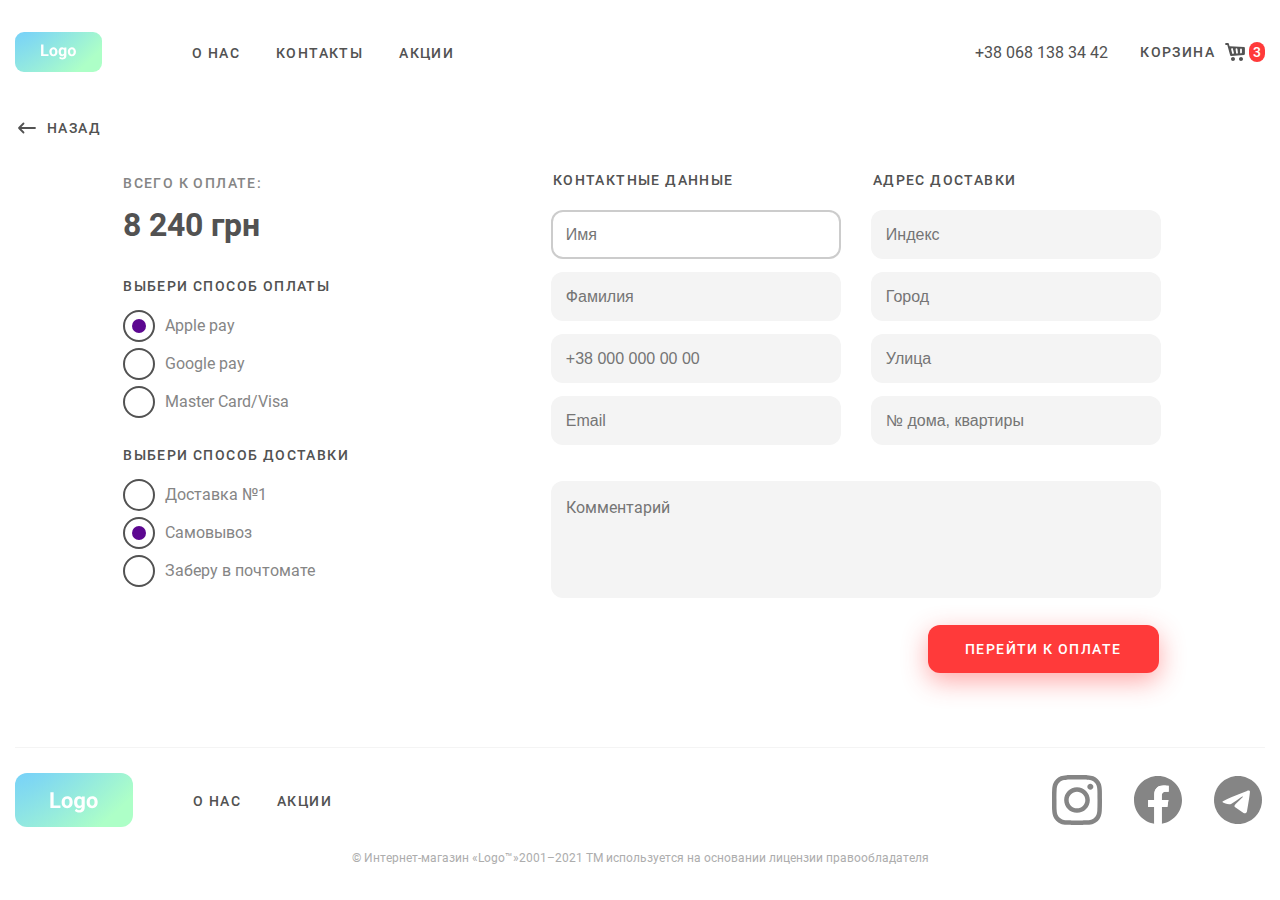
<file: app/pay.html>
<!DOCTYPE html>
<html lang="ru">
    <head>
        <title>Form</title>
        <meta charset="utf-8">
        <meta http-equiv="X-UA-Compatible" content="IE=edge">
        <meta name="viewport" content="width=device-width, initial-scale=1.0">
        <link href="css/style.css" rel="stylesheet">
    </head>
    <body>
        <h1 class="visually-hidden">Интернет магазин</h1>
        <header class="wrapper header">
            <div class="header__elements">
                <a class="header__logo" href="index.html"><img src="img/logo.svg" width="87" height="40" alt="логотип магазина"></a>
                <ul class="header__menu">
                    <li><a href="#">О нас</a></li>
                    <li><a href="#">Контакты</a></li>
                    <li><a href="#">Акции</a></li>
                </ul>
            </div>
            <!--phone and cart-->
            <div class="header__phone">
                <a href="tel:+380681383442">+38 068 138 34 42</a>
                <a class="header__cart" href="pay.html"> 
                    <p>Корзина</p>
                    <svg width="20" height="18" viewBox="0 0 20 18" fill="none" xmlns="http://www.w3.org/2000/svg">
                        <path fill-rule="evenodd" clip-rule="evenodd" d="M0.100098 0.999976C0.100098 0.502919 0.503041 0.0999756 1.0001 0.0999756H3.0001C3.40595 0.0999756 3.7616 0.371615 3.86839 0.76317L4.51773 3.1441L19.0592 4.10192C19.5323 4.13308 19.9001 4.52588 19.9001 4.99998V11C19.9001 11.4703 19.538 11.8613 19.0691 11.8973L6.06912 12.8973C5.6387 12.9304 5.2454 12.6533 5.13181 12.2368L2.94999 4.23678L2.31268 1.89998H1.0001C0.503041 1.89998 0.100098 1.49703 0.100098 0.999976ZM7.87327 5.78172C7.75272 5.2995 7.26408 5.00632 6.78186 5.12687C6.29965 5.24743 6.00646 5.73607 6.12702 6.21828L7.12702 10.2183C7.24757 10.7005 7.73621 10.9937 8.21843 10.8731C8.70064 10.7526 8.99383 10.2639 8.87327 9.78172L7.87327 5.78172ZM11.3729 5.35902C11.8649 5.28873 12.3208 5.63064 12.3911 6.1227L12.8911 9.6227C12.9614 10.1148 12.6195 10.5706 12.1274 10.6409C11.6354 10.7112 11.1795 10.3693 11.1092 9.87725L10.6092 6.37725C10.5389 5.88519 10.8808 5.42932 11.3729 5.35902ZM16.9001 6.50002C16.9001 6.00297 16.4972 5.60002 16.0001 5.60002C15.5031 5.60002 15.1001 6.00297 15.1001 6.50002V9.50002C15.1001 9.99708 15.5031 10.4 16.0001 10.4C16.4972 10.4 16.9001 9.99708 16.9001 9.50002V6.50002ZM10.0002 16C10.0002 17.1046 9.10481 18 8.00024 18C6.89567 18 6.00024 17.1046 6.00024 16C6.00024 14.8955 6.89567 14 8.00024 14C9.10481 14 10.0002 14.8955 10.0002 16ZM16.0002 18C17.1048 18 18.0002 17.1046 18.0002 16C18.0002 14.8955 17.1048 14 16.0002 14C14.8956 14 14.0002 14.8955 14.0002 16C14.0002 17.1046 14.8956 18 16.0002 18Z" fill="#525252"/>
                    </svg>
                    <span class="header__counter">3</span>
                </a>
                <button type="button" class="burger-menu"></button>
            </div>
        </header>
        <main class="wrapper">
            <form class="form" action="#" method="post">
                <a class="back" href="catalog.html">Назад</a>
                <div class="form__page">
                    <div class="form__radio">
                        <div class="form__list">
                            <p class="form__list-text">Всего к оплате:</p>
                            <p class="form__list-payment">8 240 грн</p>
                        </div>
                        <fieldset class="radio form__list">
                            <legend>Выбери способ оплаты</legend>
                            <label>
                                <input class="radio__default visually-hidden" type="radio" name="payment" value="apple_pay" checked>
                                <span class="radio__text">Apple pay</span>
                            </label>
                            <label>
                                <input class="radio__default visually-hidden" type="radio" name="payment" value="google_pay">
                                <span class="radio__text">Google pay</span>
                            </label>
                            <label>
                                <input class="radio__default visually-hidden" type="radio" name="payment" value="master_cardvisa">
                                <span class="radio__text">Master Card/Visa</span>
                            </label>
                        </fieldset>
                        <fieldset class="radio form__list">
                            <legend>Выбери способ доставки</legend>
                            <label>
                                <input class="radio__default visually-hidden" type="radio" name="delivery" value="del1">
                                <span class="radio__text">Доставка №1</span>
                            </label>
                            <label>
                                <input class="radio__default visually-hidden" type="radio" name="delivery" value="del2" checked>
                                <span class="radio__text">Самовывоз</span>
                            </label>
                            <label>
                                <input class="radio__default visually-hidden" type="radio" name="delivery" value="del3">
                                <span class="radio__text">Заберу в почтомате</span>
                            </label>
                        </fieldset>
                    </div>
                    <div class="form__input">
                        <div class="input">
                            <fieldset class="input__data form__list">	
                                <legend>Контактные данные</legend>
                                <input class="input__item" type="text" name="ferst_name" placeholder="Имя" autofocus required >
                                <input class="input__item" type="text" name="last_name" placeholder="Фамилия" required>
                                <input class="input__item" type="tel" name="telephon" placeholder="+38 000 000 00 00" required>
                                <input class="input__item" type="email" name="email" placeholder="Email" required>
                            </fieldset>	
                            <fieldset class="input__data form__list">
                                <legend>Адрес доставки</legend>
                                <input class="input__item" type="number" name="index" placeholder="Индекс" required>
                                <input class="input__item" type="text" name="city" placeholder="Город" required>
                                <input class="input__item" type="text" name="street" placeholder="Улица" required>
                                <input class="input__item" type="number" name="house_number" placeholder="№ дома, квартиры" required>
                            </fieldset>
                        </div>
                        <textarea class="input__comment" rows="5" cols="55" name="comments" placeholder="Комментарий"></textarea>
                    </div>
                </div>
                <div class="send">
                    <button class="button send-button" type="submit">Перейти к оплате</button>
                </div>
            </form>
        </main>
        <footer class="wrapper">
            <div class="footer">
                <div class="footer__list">
                    <a class="footer__logo" href="index.html"><img src="img/logo-footer.svg" width="118" height="54" alt="логотип магазина"></a>
                    <ul class="footer__menu">
                        <li><a href="#">О нас</a></li>
                        <li><a href="#">Акции</a></li>
                    </ul>
                </div>
                <div class="footer__socials">
                    <span class="visually-hidden">ссылка на instagram</span>
                    <a class="footer__socials-instagram" href="#">
                        <svg width="50" height="50" viewBox="0 0 50 50" fill="none" xmlns="http://www.w3.org/2000/svg">
                            <path d="M49.8497 14.6927C49.728 12.0316 49.3053 10.2142 48.6874 8.62427C48.0598 6.9561 47.0757 5.4451 45.8038 4.19617C44.5553 2.92435 43.0439 1.93977 41.3757 1.31187C39.7854 0.694275 37.9684 0.271988 35.3073 0.151062C32.6412 0.0289917 31.7894 0 25 0C18.2106 0 17.3588 0.0289917 14.6927 0.150299C12.0316 0.271988 10.2146 0.694656 8.62427 1.31264C6.9561 1.94016 5.4451 2.92435 4.19617 4.19617C2.92435 5.44472 1.93977 6.95572 1.31187 8.62389C0.694275 10.2142 0.271988 12.0316 0.151062 14.6923C0.0289917 17.3588 0 18.2102 0 24.9996C0 31.7894 0.0289917 32.6412 0.151062 35.3073C0.272369 37.9681 0.695038 39.7854 1.31302 41.3757C1.94054 43.0435 2.92473 44.5549 4.19655 45.8035C5.4451 47.0753 6.95648 48.0595 8.62465 48.687C10.2146 49.3054 12.0319 49.7276 14.6931 49.8493C17.3595 49.971 18.211 49.9996 25.0004 49.9996C31.7898 49.9996 32.6416 49.971 35.3077 49.8493C37.9688 49.7276 39.7858 49.3054 41.3761 48.687C44.7342 47.3885 47.3888 44.7338 48.6874 41.3757C49.3057 39.7854 49.728 37.9681 49.8497 35.3073C49.971 32.6408 50 31.7894 50 25C50 18.2102 49.971 17.3588 49.8497 14.6927ZM45.3495 35.1025C45.2385 37.5401 44.8311 38.8638 44.4889 39.7446C43.6478 41.9251 41.9247 43.6482 39.7442 44.4893C38.8634 44.8315 37.5397 45.2389 35.1021 45.3499C32.4665 45.4704 31.6757 45.4956 25 45.4956C18.3239 45.4956 17.5335 45.4704 14.8975 45.3499C12.4603 45.2389 11.1366 44.8315 10.2554 44.4893C9.16977 44.0884 8.18748 43.4494 7.38106 42.6189C6.5506 41.8125 5.91164 40.8306 5.51071 39.7446C5.16853 38.8638 4.76112 37.5401 4.65012 35.1025C4.52995 32.4665 4.50439 31.6757 4.50439 25.0004C4.50439 18.3247 4.52995 17.5343 4.65012 14.8979C4.76151 12.4603 5.16853 11.1366 5.51071 10.2558C5.91164 9.16977 6.55098 8.18749 7.38106 7.38106C8.18748 6.5506 9.16977 5.91164 10.2558 5.51109C11.1366 5.16853 12.4603 4.76151 14.8979 4.65012C17.5339 4.52995 18.3247 4.5044 25 4.5044H24.9996C31.675 4.5044 32.4657 4.52995 35.1021 4.6505C37.5397 4.76151 38.863 5.16892 39.7442 5.51109C40.8298 5.91202 41.8121 6.55098 42.6186 7.38106C43.449 8.18749 44.088 9.16977 44.4885 10.2558C44.8311 11.1366 45.2385 12.4603 45.3495 14.8979C45.4697 17.5339 45.4952 18.3247 45.4952 25C45.4952 31.6757 45.47 32.4661 45.3495 35.1025Z" fill="#858585"/>
                            <path d="M24.9997 12.1621C17.9097 12.1621 12.1621 17.9101 12.1621 25.0001C12.1621 32.0901 17.9097 37.8377 24.9997 37.8377C32.0901 37.8377 37.8377 32.0901 37.8377 25.0001C37.8377 17.9101 32.0901 12.1621 24.9997 12.1621ZM24.9997 33.3333C20.3977 33.3329 16.6665 29.6021 16.6669 24.9997C16.6669 20.3977 20.3977 16.6665 25.0001 16.6665C29.6025 16.6669 33.3333 20.3977 33.3333 24.9997C33.3333 29.6021 29.6021 33.3333 24.9997 33.3333Z" fill="#858585"/>
                            <path d="M41.3449 11.655C41.3449 13.3118 40.0017 14.6549 38.345 14.6549C36.6879 14.6549 35.3447 13.3118 35.3447 11.655C35.3447 9.99793 36.6879 8.65479 38.345 8.65479C40.0017 8.65479 41.3449 9.99793 41.3449 11.655Z" fill="#858585"/>
                        </svg>
                    </a>
                    <span class="visually-hidden">ссылка на fecebook</span>
                    <a class="footer__socials-fecebook" href="#">
                        <svg width="48" height="48" viewBox="0 0 48 48" fill="none" xmlns="http://www.w3.org/2000/svg">
                            <path d="M48 24C48 10.7438 37.2562 0 24 0C10.7438 0 0 10.7438 0 24C0 35.9813 8.775 45.9094 20.25 47.7094V30.9375H14.1562V24H20.25V18.7125C20.25 12.6984 23.8313 9.375 29.3156 9.375C31.9406 9.375 34.6875 9.84375 34.6875 9.84375V15.75H31.6594C28.6781 15.75 27.75 17.6016 27.75 19.5V24H34.4062L33.3422 30.9375H27.75V47.7094C39.225 45.9094 48 35.9813 48 24Z" fill="#858585"/>
                            <path d="M33.3423 30.9375L34.4062 24H27.75V19.5C27.75 17.6016 28.6782 15.75 31.6595 15.75H34.6875V9.84375C34.6875 9.84375 31.9406 9.375 29.3156 9.375C23.8313 9.375 20.25 12.6984 20.25 18.7125V24H14.1562V30.9375H20.25V47.7094C21.4734 47.9016 22.725 48 24 48C25.275 48 26.5266 47.9016 27.75 47.7094V30.9375H33.3423Z" fill="white"/>
                        </svg>
                    </a>
                    <span class="visually-hidden">ссылка на telegram</span>
                    <a class="footer__socials-telegram" href="#">
                        <svg width="48" height="48" viewBox="0 0 48 48" fill="none" xmlns="http://www.w3.org/2000/svg">
                            <path d="M24 48C37.2548 48 48 37.2548 48 24C48 10.7452 37.2548 0 24 0C10.7452 0 0 10.7452 0 24C0 37.2548 10.7452 48 24 48Z" fill="#858585"/>
                            <path d="M8.93813 25.1738C11.7437 23.6285 14.8755 22.3386 17.8017 21.0422C22.8359 18.9188 27.8901 16.8322 32.9953 14.8896C33.9886 14.5587 35.7733 14.235 35.9483 15.707C35.8525 17.7906 35.4583 19.862 35.1879 21.9334C34.5016 26.4886 33.7084 31.0282 32.9349 35.5684C32.6684 37.0807 30.7739 37.8636 29.5617 36.8957C26.6485 34.928 23.7129 32.9793 20.8369 30.9659C19.8948 30.0087 20.7684 28.6339 21.6098 27.9503C24.0092 25.5857 26.5538 23.5767 28.8278 21.0899C29.4412 19.6087 27.6288 20.857 27.031 21.2396C23.7462 23.5032 20.5418 25.905 17.0786 27.8944C15.3096 28.8681 13.2478 28.036 11.4796 27.4926C9.89419 26.8362 7.57097 26.1749 8.93797 25.174L8.93813 25.1738Z" fill="white"/>
                        </svg>
                    </a>
                </div>
            </div>
            <p class="footer__copyright">© Интернет-магазин «Logo™»2001–2021  ТМ используется на основании лицензии правообладателя</p>
        </footer>
    </body>
</html>
</file>
<file: app/css/style.css>
@font-face {
  font-family: 'Roboto';
  font-style: normal;
  font-weight: 400;
  src: url("../fonts/roboto-v27-cyrillic-regular.woff2") format("woff2"), url("../fonts/roboto-v27-cyrillic-regular.woff") format("woff");
}

@font-face {
  font-family: 'Roboto';
  font-style: normal;
  font-weight: 500;
  src: url("../fonts/roboto-v27-cyrillic-500.woff2") format("woff2"), url("../fonts/roboto-v27-cyrillic-500.woff") format("woff");
}

@font-face {
  font-family: 'Roboto';
  font-style: normal;
  font-weight: 700;
  src: url("../fonts/roboto-v27-cyrillic-700.woff2") format("woff2"), url("../fonts/roboto-v27-cyrillic-700.woff") format("woff");
}

* {
  -webkit-box-sizing: border-box;
          box-sizing: border-box;
}

.visually-hidden:not(:focus):not(:active),
input[type="checkbox"].visually-hidden,
input[type="radio"].visually-hidden {
  position: absolute;
  width: 1px;
  height: 1px;
  margin: -1px;
  padding: 0;
  overflow: hidden;
  white-space: nowrap;
  border: 0;
  clip: rect(0 0 0 0);
  -webkit-clip-path: inset(100%);
          clip-path: inset(100%);
}

.wrapper {
  max-width: 1310px;
  min-width: 375px;
  padding: 0 15px;
  margin: 0 auto;
}

.photo {
  max-width: 100%;
  height: auto;
}

body {
  font-family: 'Roboto', 'Tahoma', sans-serif;
  margin: 0;
  font-weight: 400;
  font-style: normal;
}

a {
  text-decoration: none;
}

@media (max-width: 767px) {
  .wrapper-no {
    padding: 0;
  }
}

.header {
  display: -webkit-box;
  display: -ms-flexbox;
  display: flex;
  -webkit-box-pack: justify;
      -ms-flex-pack: justify;
          justify-content: space-between;
  -webkit-box-align: center;
      -ms-flex-align: center;
          align-items: center;
  padding-top: 30px;
  padding-bottom: 30px;
}

.header__elements {
  display: -webkit-box;
  display: -ms-flexbox;
  display: flex;
  -webkit-box-align: center;
      -ms-flex-align: center;
          align-items: center;
}

.header__logo {
  margin-right: 90px;
  display: -webkit-box;
  display: -ms-flexbox;
  display: flex;
  -webkit-box-align: center;
      -ms-flex-align: center;
          align-items: center;
}

.header__menu {
  display: -webkit-box;
  display: -ms-flexbox;
  display: flex;
  margin: 0;
  padding: 0;
}

.header__menu li {
  list-style: none;
  padding-right: 36px;
}

.header__menu a {
  font-weight: 500;
  font-size: 14px;
  line-height: 16px;
  letter-spacing: 0.1em;
  text-transform: uppercase;
  color: #525252;
}

.header__menu a:hover {
  color: #5C0790;
  -webkit-transition-duration: 0.4s;
          transition-duration: 0.4s;
  -webkit-transition-property: color;
  transition-property: color;
}

.header__menu a:active {
  color: rgba(92, 7, 144, 0.7);
  -webkit-transition-duration: 0.4s;
          transition-duration: 0.4s;
  -webkit-transition-property: color;
  transition-property: color;
}

.header__phone {
  display: -webkit-box;
  display: -ms-flexbox;
  display: flex;
  -webkit-box-align: center;
      -ms-flex-align: center;
          align-items: center;
}

.header__phone a {
  font-size: 16px;
  line-height: 19px;
  color: #525252;
  display: -webkit-box;
  display: -ms-flexbox;
  display: flex;
  -webkit-box-align: center;
      -ms-flex-align: center;
          align-items: center;
}

.header__phone a:not(:first-child) {
  margin-left: 32px;
}

.header__phone a:hover {
  color: #5C0790;
  -webkit-transition-duration: 0.4s;
          transition-duration: 0.4s;
  -webkit-transition-property: color;
  transition-property: color;
}

.header__phone a:active {
  color: rgba(92, 7, 144, 0.7);
  -webkit-transition-duration: 0.4s;
          transition-duration: 0.4s;
  -webkit-transition-property: color;
  transition-property: color;
}

.header__cart {
  display: -webkit-box;
  display: -ms-flexbox;
  display: flex;
  -webkit-box-align: center;
      -ms-flex-align: center;
          align-items: center;
}

.header__cart:hover path {
  fill: #5C0790;
  -webkit-transition-duration: 0.4s;
          transition-duration: 0.4s;
  -webkit-transition-property: fill;
  transition-property: fill;
}

.header__cart:active path {
  fill: rgba(92, 7, 144, 0.7);
  -webkit-transition-duration: 0.4s;
          transition-duration: 0.4s;
  -webkit-transition-property: fill;
  transition-property: fill;
}

.header__cart p {
  font-weight: 500;
  font-size: 14px;
  line-height: 16px;
  letter-spacing: 0.1em;
  text-transform: uppercase;
}

.header__cart svg {
  margin: 0 4px 0 10px;
}

.header__counter {
  padding: 2px 4px;
  background: #FF3A3A;
  border-radius: 64px;
  color: #FFFFFF;
  text-align: center;
  font-weight: 500;
  font-size: 14px;
  line-height: 16px;
}

@media (max-width: 991px) {
  .header__logo {
    margin-right: 20px;
  }
  .header__phone a:not(:first-child) {
    margin-left: 20px;
  }
}

@media (max-width: 767px) {
  .header {
    padding-bottom: 16px;
  }
  .header__logo {
    margin: 0;
  }
  .header__menu {
    display: none;
  }
  .header__phone a:not(:first-child) {
    margin-left: 12px;
  }
  .header__cart p {
    display: none;
  }
}

.main-menu {
  display: -webkit-inline-box;
  display: -ms-inline-flexbox;
  display: inline-flex;
  margin: 0;
  padding: 0;
}

.main-menu__list {
  list-style: none;
  padding: 20px 26px 33px 0;
  position: relative;
}

.main-menu__list > a {
  font-size: 18px;
  line-height: 140%;
  color: #525252;
  margin-right: 24px;
}

.main-menu__list > a::after {
  content: "";
  background-image: url("../img/down_arrow.svg");
  width: 24px;
  height: 24px;
  display: inline-block;
  vertical-align: middle;
}

.main-menu__list:hover a::after {
  -webkit-transform: rotate(180deg);
          transform: rotate(180deg);
  -webkit-transition-duration: 0.4s;
          transition-duration: 0.4s;
  -webkit-transition-property: -webkit-transform;
  transition-property: -webkit-transform;
  transition-property: transform;
  transition-property: transform, -webkit-transform;
}

.main-menu__list:hover > a {
  color: #5C0790;
  -webkit-transition-duration: 0.4s;
          transition-duration: 0.4s;
  -webkit-transition-property: color;
  transition-property: color;
}

.main-menu__list:hover .main-menu__sub {
  display: block;
  -webkit-transition-duration: 0.4s;
          transition-duration: 0.4s;
  -webkit-transition-property: display;
  transition-property: display;
}

.main-menu__sub {
  -webkit-box-shadow: 0px 14px 32px rgba(0, 0, 0, 0.11), inset 0px 0px 1px #C5C5C5;
          box-shadow: 0px 14px 32px rgba(0, 0, 0, 0.11), inset 0px 0px 1px #C5C5C5;
  border-radius: 8px;
  background: #FFFFFF;
  padding: 16px 0 0 16px;
  width: 168px;
  height: 167px;
  position: absolute;
  z-index: 2;
  top: 65px;
  display: none;
}

.main-menu__sub li {
  list-style: none;
  padding-bottom: 8px;
}

.main-menu__sub a {
  font-size: 16px;
  line-height: 19px;
  color: #858585;
}

.main-menu__sub a:hover {
  color: #525252;
  text-decoration: underline;
  -webkit-transition-duration: 0.4s;
          transition-duration: 0.4s;
  -webkit-transition-property: color, -webkit-text-decoration;
  transition-property: color, -webkit-text-decoration;
  transition-property: color, text-decoration;
  transition-property: color, text-decoration, -webkit-text-decoration;
}

@media (max-width: 767px) {
  .main-menu {
    display: none;
  }
}

.slider {
  margin-bottom: 52px;
  position: relative;
}

.slider__slide {
  background: #FFCD4E;
  border-radius: 16px;
  color: #FFFFFF;
  display: -webkit-box;
  display: -ms-flexbox;
  display: flex;
  -ms-flex-pack: distribute;
      justify-content: space-around;
  padding: 40px 22px 38px;
}

.slider__text {
  width: 39%;
  padding-top: 31px;
  padding-left: 22px;
}

.slider__text h2 {
  font-weight: bold;
  font-size: 40px;
  line-height: 47px;
  margin: 0;
  padding-bottom: 11px;
}

.slider__text p {
  font-size: 18px;
  line-height: 140%;
  margin: 0;
  padding-bottom: 30px;
}

.slider__img {
  width: 40%;
  display: -webkit-box;
  display: -ms-flexbox;
  display: flex;
  -webkit-box-pack: center;
      -ms-flex-pack: center;
          justify-content: center;
  padding-left: 27px;
}

@media (max-width: 767px) {
  .slider {
    margin-bottom: 48px;
  }
  .slider__slide {
    padding: 25px 25px 65px;
    border-radius: 0;
    -webkit-box-orient: vertical;
    -webkit-box-direction: normal;
        -ms-flex-direction: column;
            flex-direction: column;
  }
  .slider__text {
    display: -webkit-box;
    display: -ms-flexbox;
    display: flex;
    -webkit-box-orient: vertical;
    -webkit-box-direction: normal;
        -ms-flex-direction: column;
            flex-direction: column;
    -webkit-box-align: center;
        -ms-flex-align: center;
            align-items: center;
    width: 100%;
    padding: 0;
  }
  .slider__text h2 {
    text-align: center;
    font-size: 32px;
    line-height: 37px;
  }
  .slider__text p {
    padding-bottom: 32px;
  }
  .slider__text a {
    -ms-flex-item-align: center;
        align-self: center;
  }
  .slider__img {
    padding: 0 0 7px 0;
    width: 100%;
    -webkit-box-ordinal-group: 0;
        -ms-flex-order: -1;
            order: -1;
  }
}

.button {
  font-family: 'Roboto', 'Tahoma', sans-serif;
  font-weight: 500;
  font-size: 14px;
  line-height: 16px;
  letter-spacing: 0.1em;
  text-transform: uppercase;
  color: #FFFFFF;
  background: #FF3A3A;
  display: inline-block;
  padding: 16px 30px;
  border-radius: 12px;
  -webkit-box-shadow: 0px 8px 26px rgba(255, 58, 58, 0.44);
          box-shadow: 0px 8px 26px rgba(255, 58, 58, 0.44);
  cursor: pointer;
}

.button:hover {
  background: rgba(255, 58, 58, 0.7);
  -webkit-transition-duration: 0.4s;
          transition-duration: 0.4s;
  -webkit-transition-property: background-color;
  transition-property: background-color;
}

.button:active {
  background: rgba(255, 58, 58, 0.3);
  -webkit-transition-duration: 0.4s;
          transition-duration: 0.4s;
  -webkit-transition-property: background-color;
  transition-property: background-color;
}

.arrow {
  width: 35px;
  height: 35px;
  border-radius: 50%;
  border: none;
  background-color: rgba(255, 255, 255, 0.5);
  background-image: url("../img/arrow_left.svg");
  background-repeat: no-repeat;
  background-position: center center;
  cursor: pointer;
}

.arrow.arrow__hover {
  position: absolute;
  top: 50%;
  -webkit-transform: translateY(-50%);
          transform: translateY(-50%);
}

.arrow.arrow__hover:hover {
  background-color: #FFFFFF;
  -webkit-transition-duration: 0.4s;
          transition-duration: 0.4s;
  -webkit-transition-property: background-color;
  transition-property: background-color;
}

.arrow.arrow__slider-left {
  left: 22px;
}

.arrow.arrow__slider-right {
  right: 22px;
  -webkit-transform: translateY(-50%) scale(-1);
          transform: translateY(-50%) scale(-1);
}

.arrow.arrow__review-left {
  left: 21.5px;
}

.arrow.arrow__review-right {
  right: 21.5px;
  -webkit-transform: translateY(-50%) scale(-1);
          transform: translateY(-50%) scale(-1);
}

.arrow__paginator-left {
  margin-right: 8px;
}

.arrow__paginator-right {
  -webkit-transform: scale(-1);
          transform: scale(-1);
}

.arrow__paginator-left:hover, .arrow__paginator-right:hover {
  background-color: rgba(201, 201, 201, 0.5);
  -webkit-transition-duration: 0.4s;
          transition-duration: 0.4s;
  -webkit-transition-property: background-color;
  transition-property: background-color;
}

@media (max-width: 767px) {
  .arrow.arrow__slider-left {
    left: 17px;
  }
  .arrow.arrow__slider-right {
    right: 14px;
  }
  .arrow.arrow__review-left, .arrow.arrow__review-right {
    top: 87%;
  }
  .arrow.arrow__review-left {
    left: 13px;
  }
  .arrow.arrow__review-right {
    right: 17px;
  }
}

.btn-slider {
  width: 33px;
  height: 12px;
  position: absolute;
  bottom: 24px;
  left: 50%;
  -webkit-transform: translateX(-50%);
          transform: translateX(-50%);
  display: -webkit-box;
  display: -ms-flexbox;
  display: flex;
  -webkit-box-pack: justify;
      -ms-flex-pack: justify;
          justify-content: space-between;
}

.btn-slider__button {
  padding: 4px;
  border: 2px solid #FFFFFF;
  cursor: pointer;
  background: transparent;
  border-radius: 50%;
}

.btn-slider__button.btn-slider__button-active {
  background: #FFFFFF;
}

.heading {
  font-weight: bold;
  font-size: 32px;
  line-height: 37px;
  color: #ADADAD;
  padding-bottom: 30px;
  margin: 0;
}

@media (max-width: 767px) {
  .heading {
    display: -webkit-box;
    display: -ms-flexbox;
    display: flex;
    -webkit-box-pack: center;
        -ms-flex-pack: center;
            justify-content: center;
    padding-bottom: 24px;
  }
  .heading.heading-mob {
    font-size: 22px;
    line-height: 26px;
    padding-bottom: 30px;
  }
}

.product {
  display: -webkit-box;
  display: -ms-flexbox;
  display: flex;
  -ms-flex-wrap: wrap;
      flex-wrap: wrap;
  margin: 0 -15px;
}

.product__catalog {
  display: -webkit-box;
  display: -ms-flexbox;
  display: flex;
  width: 76.75%;
  -ms-flex-wrap: wrap;
      flex-wrap: wrap;
  padding-top: 19px;
}

.product__list-w25 {
  width: 25%;
  padding: 0 15px 48px 15px;
}

.product__list-w33 {
  width: 33.333%;
  padding-bottom: 20.5px;
  padding-left: 30px;
}

.product__list-w33:nth-child(n+7) {
  display: none;
}

.product__item {
  position: relative;
  background: radial-gradient(171.8% 132.02% at 50% -32.02%, #B3F1FF 0%, #D8FFEA 100%);
  border-radius: 16px;
  padding: 15px;
}

.product__item:hover {
  -webkit-filter: drop-shadow(0px 8px 32px rgba(0, 0, 0, 0.12));
          filter: drop-shadow(0px 8px 32px rgba(0, 0, 0, 0.12));
  -webkit-transition-duration: 0.4s;
          transition-duration: 0.4s;
  -webkit-transition-property: -webkit-filter;
  transition-property: -webkit-filter;
  transition-property: filter;
  transition-property: filter, -webkit-filter;
}

.product__item-img {
  background: #FFFFFF;
  border-radius: 8px;
  height: 268px;
  display: -webkit-box;
  display: -ms-flexbox;
  display: flex;
  -webkit-box-pack: center;
      -ms-flex-pack: center;
          justify-content: center;
  -webkit-box-align: center;
      -ms-flex-align: center;
          align-items: center;
}

.product__item-name {
  white-space: nowrap;
  display: -webkit-box;
  display: -ms-flexbox;
  display: flex;
  margin-top: 18px;
  font-size: 16px;
  line-height: 19px;
  color: #525252;
}

.product__price {
  display: -webkit-box;
  display: -ms-flexbox;
  display: flex;
  -webkit-box-align: baseline;
      -ms-flex-align: baseline;
          align-items: baseline;
  -webkit-box-pack: justify;
      -ms-flex-pack: justify;
          justify-content: space-between;
  padding: 10px 0 20px 0;
}

.product__price-old {
  font-size: 18px;
  line-height: 140%;
  color: #525252;
  margin: 0;
  position: relative;
  word-spacing: 4px;
}

.product__price-old::after {
  content: "";
  border-top: 1px solid #525252;
  position: absolute;
  width: 80px;
  top: 9px;
  left: 0;
}

.product__price-new {
  font-weight: bold;
  font-size: 22px;
  line-height: 26px;
  color: #000000;
  margin: 0;
  padding-right: 15px;
}

@media (max-width: 1257px) and (min-width: 1187px) {
  .product__item-name {
    font-size: 15px;
  }
}

@media (max-width: 1186px) and (min-width: 1120px) {
  .product__item-name {
    font-size: 14px;
  }
}

@media (max-width: 1119px) and (min-width: 1044px) {
  .product__item-name {
    font-size: 13px;
  }
}

@media (max-width: 1043px) and (min-width: 992px) {
  .product__item-name {
    font-size: 12px;
  }
}

@media (max-width: 1079px) and (min-width: 991px) {
  .product__price-new {
    padding: 0;
  }
}

@media (max-width: 991px) {
  .product__list-w25 {
    width: 50%;
  }
  .product__list-w33 {
    padding: 0 15px 16px 15px;
    width: 50%;
    max-width: 480px;
  }
}

@media (max-width: 767px) {
  .product {
    padding-bottom: 34px;
    margin: 0 8px;
  }
  .product__catalog {
    width: 100%;
  }
  .product__list-w25 {
    padding: 0 15px 16px 15px;
    width: 100%;
    max-width: 480px;
    margin: 0 auto;
  }
  .product__list-new {
    padding: 0 15px 12px 15px;
  }
  .product__list-w33 {
    padding: 0 25px 17px 21px;
    width: 100%;
    max-width: 480px;
    margin: 0 auto;
  }
  .product__list-w33:nth-child(n+7) {
    display: block;
  }
  .product__list-w33:nth-child(n+9) {
    display: none;
  }
}

.add-to-cart {
  padding: 12px 13px;
  background: #FFFFFF;
  border: 2px solid #FFCD4E;
  border-radius: 12px;
  cursor: pointer;
  width: 100%;
  display: -webkit-box;
  display: -ms-flexbox;
  display: flex;
  -webkit-box-pack: center;
      -ms-flex-pack: center;
          justify-content: center;
  font-weight: 500;
  font-size: 14px;
  line-height: 16px;
  letter-spacing: 0.1em;
  text-transform: uppercase;
  color: #525252;
  margin-bottom: 6px;
}

.add-to-cart:hover {
  background: #FFCD4E;
  -webkit-box-shadow: 0px 4px 16px rgba(255, 205, 78, 0.39);
          box-shadow: 0px 4px 16px rgba(255, 205, 78, 0.39);
  color: #000000;
  -webkit-transition-duration: 0.4s;
          transition-duration: 0.4s;
  -webkit-transition-property: background-color, color, -webkit-box-shadow;
  transition-property: background-color, color, -webkit-box-shadow;
  transition-property: background-color, color, box-shadow;
  transition-property: background-color, color, box-shadow, -webkit-box-shadow;
}

@media (max-width: 1079px) and (min-width: 991px) {
  .add-to-cart {
    letter-spacing: normal;
  }
}

.icon__sale {
  font-size: 14px;
  line-height: 16px;
  color: #FFFFFF;
  padding: 9px 16px;
  background: #FF3A3A;
  border-radius: 10px;
  position: absolute;
  top: 8px;
  left: 8px;
  margin: 0;
}

.icon__new {
  font-size: 14px;
  line-height: 16px;
  color: #5C0790;
  display: inline-block;
  padding: 9px 16px;
  background: #FFCD4E;
  -webkit-box-shadow: 0px 8px 16px rgba(0, 0, 0, 0.1);
          box-shadow: 0px 8px 16px rgba(0, 0, 0, 0.1);
  border-radius: 10px;
  position: absolute;
  top: 8px;
  left: 8px;
  margin: 0;
}

.new-menu {
  display: -webkit-inline-box;
  display: -ms-inline-flexbox;
  display: inline-flex;
  -webkit-box-align: center;
      -ms-flex-align: center;
          align-items: center;
  margin: 1px 0 35px 0;
  padding: 6px 7px;
  border-radius: 29px;
  background: #FBFBFB;
}

.new-menu__scroll {
  width: 100%;
  overflow: auto;
}

.new-menu__element {
  list-style: none;
}

.new-menu__button {
  font-weight: 500;
  font-size: 14px;
  line-height: 16px;
  letter-spacing: 0.1em;
  text-transform: uppercase;
  color: #525252;
  border: none;
  background: none;
  cursor: pointer;
  padding: 10px 20px;
}

.new-menu__button-active, .new-menu__button:hover {
  color: #FFFFFF;
  padding: 10px 20px;
  background: radial-gradient(122% 93.75% at 18.75% 6.25%, #4E5CDA 0%, #6E42B7 100%);
  border-radius: 32px;
}

@media (max-width: 767px) {
  .new-menu {
    margin: 6px 0 37px 2px;
  }
}

.reviews {
  position: relative;
  display: -webkit-box;
  display: -ms-flexbox;
  display: flex;
  background: #F4F4F4;
  border-radius: 16px;
  padding: 79px 68.5px 79px 68.5px;
}

.reviews__list {
  padding: 0 12.5px;
  width: 50%;
}

.reviews__personal {
  padding: 16px;
  background: #FFFFFF;
  -webkit-box-shadow: 0px 16px 32px rgba(0, 0, 0, 0.1);
          box-shadow: 0px 16px 32px rgba(0, 0, 0, 0.1);
  border-radius: 16px;
  display: -webkit-box;
  display: -ms-flexbox;
  display: flex;
  -webkit-box-align: self-start;
      -ms-flex-align: self-start;
          align-items: self-start;
}

.reviews__photo {
  margin-right: 30px;
  border-radius: 10px;
  max-width: 100%;
  min-width: 69px;
  height: auto;
}

.reviews__text {
  font-size: 18px;
  line-height: 140%;
  color: #858585;
  margin: 0;
  width: 65%;
  max-width: 269px;
}

@media (max-width: 991px) {
  .reviews__list {
    width: 100%;
  }
  .reviews__list-none {
    display: none;
  }
  .reviews__text {
    max-width: none;
  }
}

@media (max-width: 767px) {
  .reviews {
    margin-top: 3px;
    border-radius: 0;
    padding: 30px 15px 95px 15px;
  }
  .reviews-top {
    margin-top: 67px;
  }
  .reviews__list {
    padding: 0;
  }
  .reviews__photo {
    border-radius: 4px;
    margin-right: 16px;
    width: 69px;
    height: auto;
  }
  .reviews__text {
    width: 72%;
  }
}

.map {
  padding-top: 100px;
}

.map__frame {
  border: 0;
  width: 100%;
  height: 500px;
}

.map__list {
  display: -webkit-box;
  display: -ms-flexbox;
  display: flex;
  -webkit-box-align: center;
      -ms-flex-align: center;
          align-items: center;
  padding: 24px 0 34px 0;
}

.map__address {
  font-weight: bold;
  font-size: 22px;
  line-height: 26px;
  color: #525252;
  padding-right: 20px;
  padding-left: 2px;
  display: -webkit-box;
  display: -ms-flexbox;
  display: flex;
  -webkit-box-align: center;
      -ms-flex-align: center;
          align-items: center;
  margin: 0;
}

.map__address::before {
  content: "";
  display: -webkit-box;
  display: -ms-flexbox;
  display: flex;
  width: 24px;
  height: 24px;
  background-image: url("../img/location.svg");
  background-repeat: no-repeat;
  background-position: center center;
  margin-right: 6px;
}

.map__location {
  font-size: 18px;
  line-height: 140%;
  color: #525252;
  margin: 0;
}

@media (max-width: 767px) {
  .map {
    padding: 0;
  }
  .map__list {
    display: block;
  }
  .map__location {
    padding-top: 18px;
    width: 73%;
  }
}

.footer {
  display: -webkit-box;
  display: -ms-flexbox;
  display: flex;
  -webkit-box-pack: justify;
      -ms-flex-pack: justify;
          justify-content: space-between;
  -webkit-box-align: center;
      -ms-flex-align: center;
          align-items: center;
  padding: 24px 0 22px;
  border-top: 1px solid #F4F4F4;
}

.footer__list {
  display: -webkit-box;
  display: -ms-flexbox;
  display: flex;
  -webkit-box-align: center;
      -ms-flex-align: center;
          align-items: center;
}

.footer__logo {
  display: -webkit-box;
  display: -ms-flexbox;
  display: flex;
  margin-right: 60px;
}

.footer__menu {
  display: -webkit-box;
  display: -ms-flexbox;
  display: flex;
  margin: 0;
  padding: 0;
}

.footer__menu li {
  list-style: none;
}

.footer__menu li:not(:last-child) {
  padding-right: 36px;
}

.footer__menu a {
  font-weight: 500;
  font-size: 14px;
  line-height: 16px;
  letter-spacing: 0.1em;
  text-transform: uppercase;
  color: #525252;
}

.footer__menu a:hover {
  color: #5C0790;
  -webkit-transition-duration: 0.4s;
          transition-duration: 0.4s;
  -webkit-transition-property: color;
  transition-property: color;
}

.footer__menu a:active {
  color: rgba(92, 7, 144, 0.7);
  -webkit-transition-duration: 0.4s;
          transition-duration: 0.4s;
  -webkit-transition-property: color;
  transition-property: color;
}

.footer__socials {
  display: -webkit-box;
  display: -ms-flexbox;
  display: flex;
  padding-right: 3px;
  padding-top: 3px;
  -webkit-box-align: center;
      -ms-flex-align: center;
          align-items: center;
}

.footer__socials a:not(:last-child) {
  margin-right: 32px;
}

.footer__socials-instagram:hover path {
  fill: #FF0100;
  -webkit-transition-duration: 0.4s;
          transition-duration: 0.4s;
  -webkit-transition-property: fill;
  transition-property: fill;
}

.footer__socials-fecebook :hover path[fill="#858585"] {
  fill: #1877F2;
  -webkit-transition-duration: 0.4s;
          transition-duration: 0.4s;
  -webkit-transition-property: fill;
  transition-property: fill;
}

.footer__socials-telegram :hover path[fill="#858585"] {
  fill: #37AEE2;
  -webkit-transition-duration: 0.4s;
          transition-duration: 0.4s;
  -webkit-transition-property: fill;
  transition-property: fill;
}

.footer__copyright {
  font-size: 12px;
  line-height: 14px;
  text-align: center;
  color: #ADADAD;
  margin: 0;
  padding-bottom: 22px;
}

@media (max-width: 767px) {
  .footer {
    padding: 0;
    -webkit-box-orient: vertical;
    -webkit-box-direction: normal;
        -ms-flex-direction: column;
            flex-direction: column;
  }
  .footer__list {
    margin-top: 64px;
    -webkit-box-align: center;
        -ms-flex-align: center;
            align-items: center;
    -webkit-box-orient: vertical;
    -webkit-box-direction: normal;
        -ms-flex-direction: column;
            flex-direction: column;
  }
  .footer__logo {
    margin: 50px 0 0 0;
  }
  .footer__menu {
    -webkit-box-ordinal-group: 0;
        -ms-flex-order: -1;
            order: -1;
  }
  .footer__socials {
    margin-top: 52px;
  }
  .footer__copyright {
    padding-top: 51px;
  }
}

.breadcrumbs {
  display: -webkit-box;
  display: -ms-flexbox;
  display: flex;
  -webkit-box-align: center;
      -ms-flex-align: center;
          align-items: center;
  margin: 0;
  padding: 3.5px 0 34px 0;
}

.breadcrumbs li {
  list-style: none;
  font-size: 16px;
  line-height: 19px;
  color: #525252;
  display: -webkit-box;
  display: -ms-flexbox;
  display: flex;
  -webkit-box-align: center;
      -ms-flex-align: center;
          align-items: center;
}

.breadcrumbs li:not(:first-child)::before {
  content: "";
  display: -webkit-box;
  display: -ms-flexbox;
  display: flex;
  width: 24px;
  height: 24px;
  background-image: url("../img/arrow_right.svg");
  background-repeat: no-repeat;
  background-position: center center;
}

.breadcrumbs a {
  font-size: 16px;
  line-height: 19px;
  color: #ADADAD;
  display: -webkit-box;
  display: -ms-flexbox;
  display: flex;
  -webkit-box-align: center;
      -ms-flex-align: center;
          align-items: center;
  padding-right: 11px;
}

.breadcrumbs a:hover, .breadcrumbs li:hover {
  color: #525252;
  -webkit-transition-duration: 0.4s;
          transition-duration: 0.4s;
  -webkit-transition-property: color;
  transition-property: color;
}

@media (max-width: 767px) {
  .breadcrumbs {
    -ms-flex-wrap: wrap;
        flex-wrap: wrap;
  }
}

.catalog {
  display: -webkit-box;
  display: -ms-flexbox;
  display: flex;
  -webkit-box-pack: justify;
      -ms-flex-pack: justify;
          justify-content: space-between;
}

.catalog__filter {
  display: none;
  position: relative;
  font-family: 'Roboto', 'Tahoma', sans-serif;
  border: none;
  font-weight: 500;
  font-size: 14px;
  line-height: 16px;
  letter-spacing: 0.1em;
  text-transform: uppercase;
  color: #525252;
  padding-left: 36px;
  margin-left: 26px;
  margin-bottom: 9px;
  background: transparent;
}

.catalog__filter::before {
  content: "";
  background: url("../img/filter.svg");
  background-position: center center;
  width: 24px;
  height: 24px;
  position: absolute;
  top: -3px;
  left: 0;
}

.filter {
  width: 23.25%;
}

.filter h3 {
  font-weight: bold;
  font-size: 22px;
  line-height: 26px;
  color: #525252;
  padding: 20px 0;
  margin: 0;
}

.filter__price {
  padding-top: 29px;
}

.filter__price-line {
  position: relative;
  width: 100%;
  height: 4px;
  background: #F4F4F4;
  border-radius: 15px;
}

.filter__price-button {
  position: absolute;
  width: 24px;
  height: 24px;
  border-radius: 50%;
  background: #858585;
  border: none;
  top: -10px;
  cursor: pointer;
  -webkit-box-shadow: 0px 2px 8px rgba(0, 0, 0, 0.1);
          box-shadow: 0px 2px 8px rgba(0, 0, 0, 0.1);
}

.filter__price-button:hover {
  background: #525252;
  -webkit-transition-duration: 0.4s;
          transition-duration: 0.4s;
  -webkit-transition-property: background-color;
  transition-property: background-color;
}

.filter__price-button:active {
  background: #C9C9C9;
  -webkit-transition-duration: 0.4s;
          transition-duration: 0.4s;
  -webkit-transition-property: background-color;
  transition-property: background-color;
}

.filter__input {
  display: -webkit-box;
  display: -ms-flexbox;
  display: flex;
  -webkit-box-align: center;
      -ms-flex-align: center;
          align-items: center;
  -webkit-box-pack: justify;
      -ms-flex-pack: justify;
          justify-content: space-between;
  padding-top: 27px;
}

.filter__input span {
  width: 9px;
  border-top: 1px solid #ADADAD;
}

.filter__input-price {
  font-size: 16px;
  line-height: 19px;
  color: #858585;
  outline: none;
  width: 100px;
  height: 51px;
  border: 2px solid transparent;
  border-radius: 12px;
  background: #F4F4F4;
  padding: 0 14px;
}

.filter__input-price:focus {
  background: var(--white);
  border-color: var(--black-transparency);
}

.filter__input-price::-webkit-outer-spin-button,
.filter__input-price::-webkit-inner-spin-button {
  -webkit-appearance: none;
  margin: 0;
}

/* Firefox */
.filter__input-price {
  -moz-appearance: textfield;
}

@media (max-width: 767px) {
  .catalog {
    -ms-flex-wrap: wrap;
        flex-wrap: wrap;
  }
  .catalog__filter {
    display: -webkit-box;
    display: -ms-flexbox;
    display: flex;
  }
  .filter {
    display: none;
  }
}

.checkbox {
  display: -webkit-box;
  display: -ms-flexbox;
  display: flex;
  -webkit-box-orient: vertical;
  -webkit-box-direction: normal;
      -ms-flex-direction: column;
          flex-direction: column;
  border: none;
  padding-top: 16px;
}

.checkbox__text {
  font-size: 16px;
  line-height: 19px;
  color: #858585;
  position: relative;
  padding-left: 28px;
  min-height: 40px;
  display: -webkit-inline-box;
  display: -ms-inline-flexbox;
  display: inline-flex;
  -webkit-box-align: center;
      -ms-flex-align: center;
          align-items: center;
  cursor: pointer;
}

.checkbox__text::before {
  content: "";
  width: 28px;
  height: 28px;
  border: 2px solid #525252;
  border-radius: 8px;
  background: #FFFFFF;
  position: absolute;
  left: -15px;
  top: 3px;
}

.checkbox__text::after {
  display: none;
  content: "";
  width: 20px;
  height: 20px;
  background-image: url("../img/checked.svg");
  background-repeat: no-repeat;
  position: absolute;
  top: 12px;
  left: -7px;
}

.checkbox__category:checked + .checkbox__text::after {
  display: block;
}

.checkbox__category:enabled + .checkbox__text:hover {
  color: #525252;
  -webkit-transition-duration: 0.4s;
          transition-duration: 0.4s;
  -webkit-transition-property: color;
  transition-property: color;
}

.checkbox__category:enabled + .checkbox__text:hover::before {
  background-color: #F4F4F4;
  -webkit-transition-duration: 0.4s;
          transition-duration: 0.4s;
  -webkit-transition-property: background-color;
  transition-property: background-color;
}

.checkbox__category:disabled + .checkbox__text {
  opacity: 0.3;
  cursor: not-allowed;
}

.checkbox__category:focus-visible + .checkbox__text::before {
  outline: 2px solid #000000;
}

.button-to-apply {
  cursor: pointer;
  font-family: 'Roboto', 'Tahoma', sans-serif;
  font-weight: 500;
  font-size: 14px;
  line-height: 16px;
  letter-spacing: 0.1em;
  text-transform: uppercase;
  color: #525252;
  padding: 8px 20px;
  background: #FFCD4E;
  border: none;
  border-radius: 8px;
  margin-top: 6px;
}

.button-to-apply:hover {
  background: rgba(255, 205, 78, 0.7);
  -webkit-transition-duration: 0.4s;
          transition-duration: 0.4s;
  -webkit-transition-property: background-color;
  transition-property: background-color;
}

.button-to-apply:active {
  background: rgba(255, 205, 78, 0.3);
  -webkit-transition-duration: 0.4s;
          transition-duration: 0.4s;
  -webkit-transition-property: background-color;
  transition-property: background-color;
}

.paginator {
  display: -webkit-box;
  display: -ms-flexbox;
  display: flex;
  -webkit-box-align: center;
      -ms-flex-align: center;
          align-items: center;
  -webkit-box-pack: center;
      -ms-flex-pack: center;
          justify-content: center;
  width: 100%;
  padding: 26.5px 0 97px 29px;
}

.paginator__item, .paginator__span {
  width: 32px;
  height: 32px;
  font-weight: 500;
  font-size: 14px;
  line-height: 16px;
  letter-spacing: 0.1em;
  text-transform: uppercase;
  color: #525252;
  background: transparent;
  border: 1px solid #DFE3E8;
  border-radius: 4px;
  margin-right: 8px;
  cursor: pointer;
  display: -webkit-box;
  display: -ms-flexbox;
  display: flex;
  -webkit-box-align: center;
      -ms-flex-align: center;
          align-items: center;
  -webkit-box-pack: center;
      -ms-flex-pack: center;
          justify-content: center;
}

.paginator__span {
  cursor: default;
}

.paginator__item:hover, .paginator__item-active:hover {
  color: #5C0790;
  border-color: #5C0790;
  -webkit-transition-duration: 0.4s;
          transition-duration: 0.4s;
  -webkit-transition-property: color, border;
  transition-property: color, border;
}

@media (max-width: 767px) {
  .paginator {
    padding: 26.5px 0 50px 0;
  }
}

.back {
  font-style: normal;
  font-weight: 500;
  font-size: 14px;
  line-height: 16px;
  letter-spacing: 0.1em;
  text-transform: uppercase;
  color: #525252;
  padding-top: 12px;
  display: -webkit-inline-box;
  display: -ms-inline-flexbox;
  display: inline-flex;
  -webkit-box-align: center;
      -ms-flex-align: center;
          align-items: center;
}

.back::before {
  content: "";
  display: -webkit-box;
  display: -ms-flexbox;
  display: flex;
  background-image: url("../img/back-icon.svg");
  width: 24px;
  height: 24px;
  margin-right: 8px;
}

.back:hover {
  color: #5C0790;
  -webkit-transition-duration: 0.4s;
          transition-duration: 0.4s;
  -webkit-transition-property: color;
  transition-property: color;
}

.form {
  padding-bottom: 74px;
}

.form__page {
  display: -webkit-box;
  display: -ms-flexbox;
  display: flex;
  -webkit-box-pack: space-evenly;
      -ms-flex-pack: space-evenly;
          justify-content: space-evenly;
  padding-top: 27.5px;
}

.form__radio {
  width: 25%;
  display: -webkit-box;
  display: -ms-flexbox;
  display: flex;
  -webkit-box-orient: vertical;
  -webkit-box-direction: normal;
      -ms-flex-direction: column;
          flex-direction: column;
  -webkit-box-align: start;
      -ms-flex-align: start;
          align-items: flex-start;
  padding-left: 4px;
}

.form__radio fieldset {
  padding-bottom: 22px;
}

.form__list {
  display: -webkit-box;
  display: -ms-flexbox;
  display: flex;
  -webkit-box-orient: vertical;
  -webkit-box-direction: normal;
      -ms-flex-direction: column;
          flex-direction: column;
  border: none;
  padding: 3px 0 0 0;
  margin: 0;
}

.form__list legend {
  font-weight: 500;
  font-size: 14px;
  line-height: 16px;
  letter-spacing: 0.1em;
  text-transform: uppercase;
  color: #525252;
}

.form__list-text {
  font-weight: 500;
  font-size: 14px;
  line-height: 16px;
  letter-spacing: 0.1em;
  text-transform: uppercase;
  color: #858585;
  margin: 0;
  padding-bottom: 16px;
}

.form__list-payment {
  font-weight: bold;
  font-size: 32px;
  line-height: 37px;
  color: #525252;
  margin: 0;
  padding-bottom: 33px;
}

.form__input {
  width: 50%;
  display: -webkit-box;
  display: -ms-flexbox;
  display: flex;
  -webkit-box-orient: vertical;
  -webkit-box-direction: normal;
      -ms-flex-direction: column;
          flex-direction: column;
  -webkit-box-align: start;
      -ms-flex-align: start;
          align-items: flex-start;
  padding-left: 15px;
}

@media (max-width: 991px) {
  .form__page {
    -ms-flex-wrap: wrap;
        flex-wrap: wrap;
  }
  .form__radio {
    padding: 0;
    width: 100%;
  }
  .form__input {
    width: 100%;
    padding: 0;
  }
}

@media (max-width: 767px) {
  .form {
    padding-bottom: 94px;
  }
  .form__page {
    padding-top: 36.5px;
  }
}

.radio legend {
  padding: 1px 0 13px 0;
}

.radio__text {
  position: relative;
  font-size: 16px;
  line-height: 19px;
  color: #858585;
  -webkit-box-align: center;
      -ms-flex-align: center;
          align-items: center;
  display: -webkit-inline-box;
  display: -ms-inline-flexbox;
  display: inline-flex;
  padding-bottom: 6px;
  cursor: pointer;
  padding-left: 42px;
  min-height: 38px;
}

.radio__text::before {
  content: "";
  width: 28px;
  height: 28px;
  border: 2px solid #525252;
  border-radius: 50%;
  position: absolute;
  left: 0;
  top: 0;
  background-color: #FFFFFF;
}

.radio__text::after {
  display: none;
  content: "";
  width: 14px;
  height: 14px;
  background: #5C0790;
  border-radius: 50%;
  position: absolute;
  left: 9px;
  top: 9px;
}

.radio__default:checked + .radio__text::after {
  display: block;
}

.radio__default:enabled + .radio__text:hover {
  color: #525252;
}

.radio__default:enabled + .radio__text:hover::before {
  background: #F4F4F4;
}

.radio__default:disabled + .radio__text {
  opacity: 0.3;
  cursor: not-allowed;
}

.radio__default:focus-visible + .radio__text::before {
  outline: 2px solid #000000;
}

.input {
  display: -webkit-box;
  display: -ms-flexbox;
  display: flex;
  -ms-flex-wrap: wrap;
      flex-wrap: wrap;
  margin: 0 -15px;
}

.input__data {
  display: block;
  width: 50%;
  padding: 0 15px 23px 15px;
}

.input__data legend {
  padding-bottom: 22.5px;
}

.input__item {
  width: 100%;
  font-size: 16px;
  line-height: 19px;
  color: #ADADAD;
  background: #F4F4F4;
  margin-bottom: 13px;
  border-radius: 12px;
  border: 2px solid transparent;
  padding: 13px;
}

.input__item:hover {
  border-color: rgba(0, 0, 0, 0.2);
  -webkit-transition-duration: 0.4s;
          transition-duration: 0.4s;
  -webkit-transition-property: border-color;
  transition-property: border-color;
}

.input__item:focus {
  outline: none;
  background: #FFFFFF;
  border-color: rgba(0, 0, 0, 0.2);
}

.input__comment {
  font-family: 'Roboto', 'Tahoma', sans-serif;
  width: 100%;
  height: 117px;
  background: #F4F4F4;
  border-radius: 12px;
  font-size: 16px;
  line-height: 19px;
  color: #ADADAD;
  border: 2px solid transparent;
  resize: none;
  padding: 15px 13px;
}

.input__comment:hover {
  border-color: rgba(0, 0, 0, 0.2);
  -webkit-transition-duration: 0.4s;
          transition-duration: 0.4s;
  -webkit-transition-property: fill;
  transition-property: fill;
}

.input__comment:focus {
  outline: none;
  background: #FFFFFF;
  border-color: rgba(0, 0, 0, 0.2);
}

.input__item::-webkit-outer-spin-button,
.input__item::-webkit-inner-spin-button {
  -webkit-appearance: none;
  margin: 0;
}

/* Firefox */
.input__item {
  -moz-appearance: textfield;
}

@media (max-width: 767px) {
  .input {
    padding-top: 46px;
  }
  .input__data {
    padding: 0 15px 14px 15px;
    width: 100%;
  }
}

.send {
  width: 92%;
  display: -webkit-box;
  display: -ms-flexbox;
  display: flex;
  -webkit-box-pack: end;
      -ms-flex-pack: end;
          justify-content: flex-end;
  padding: 10px 6px 0 0;
}

.send-button {
  padding: 16px 37.5px;
  border: none;
}

@media (max-width: 767px) {
  .send {
    -webkit-box-pack: center;
        -ms-flex-pack: center;
            justify-content: center;
    width: 100%;
    padding: 28px 0 0 0;
  }
  .send-button {
    width: 100%;
  }
}

.mob-menu {
  display: none;
  margin: 0 auto;
  font-size: 18px;
  line-height: 140%;
  width: 100%;
}

.mob-menu button {
  font-family: 'Roboto', 'Tahoma', sans-serif;
  cursor: pointer;
  position: relative;
  margin: 14.5px 10px;
  font-weight: bold;
  font-size: 18px;
  line-height: 110%;
  color: #858585;
  padding-right: 135px;
  border: none;
  background: transparent;
}

.mob-menu button:hover {
  color: #5C0790;
}

.mob-menu button::after {
  position: absolute;
  content: "";
  background: url("../img/arrow_right.svg");
  background-repeat: no-repeat;
  background-position: center center;
  width: 24px;
  height: 24px;
  display: inline-block;
  top: -3px;
  right: 0;
}

.mob-menu__list {
  display: none;
  position: relative;
  z-index: 2;
  margin: 0;
  list-style: none;
  background: #FFFFFF;
  -webkit-box-shadow: 0px 26px 26px rgba(0, 0, 0, 0.2);
          box-shadow: 0px 26px 26px rgba(0, 0, 0, 0.2);
}

.mob-menu__item {
  padding: 10px;
}

.mob-menu__item a {
  color: #858585;
}

.mob-menu__item a:hover {
  color: #5C0790;
}

@media (max-width: 767px) {
  .mob-menu {
    display: block;
  }
}

.burger-menu {
  display: none;
  background: url("../img/burger.svg");
  background-position: center center;
  border: none;
  width: 40px;
  height: 40px;
  margin-left: 14px;
}

@media (max-width: 767px) {
  .burger-menu {
    display: -webkit-box;
    display: -ms-flexbox;
    display: flex;
  }
}

/*# sourceMappingURL=style.css.map */
</file>
